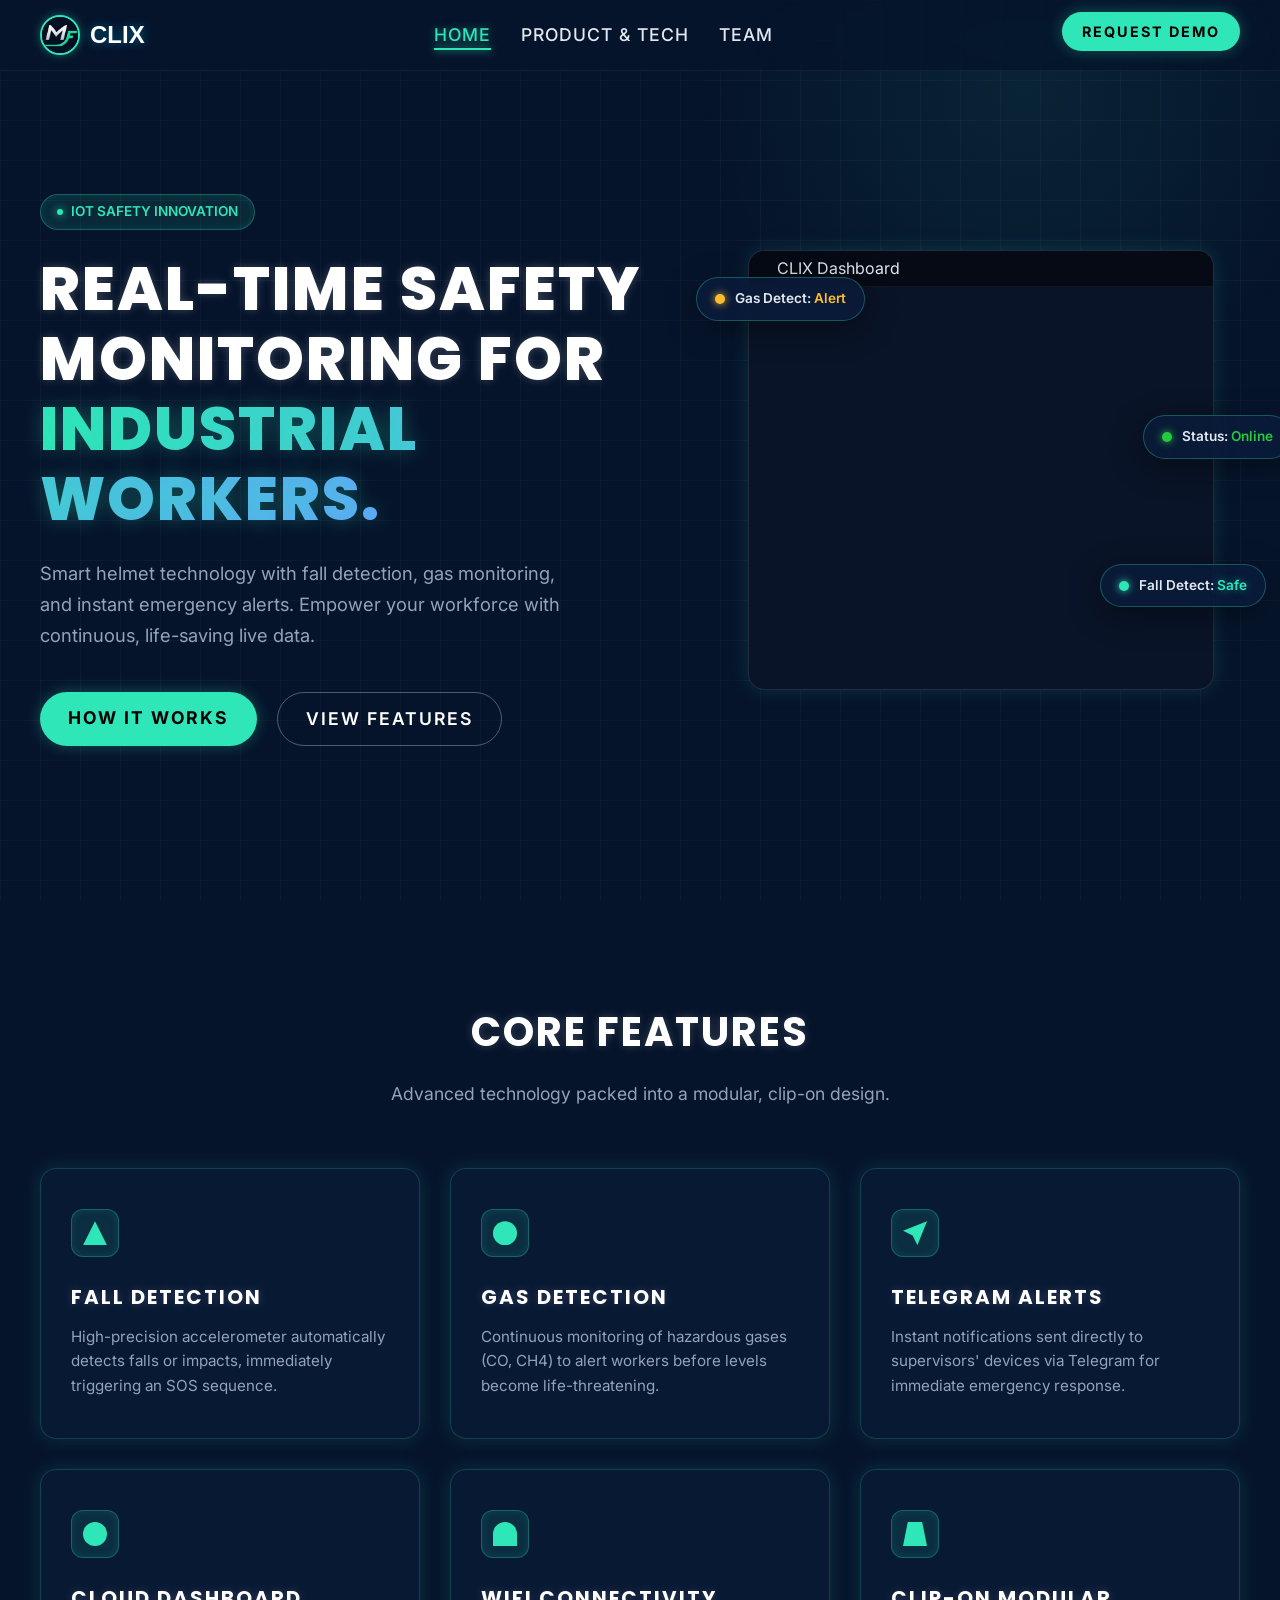
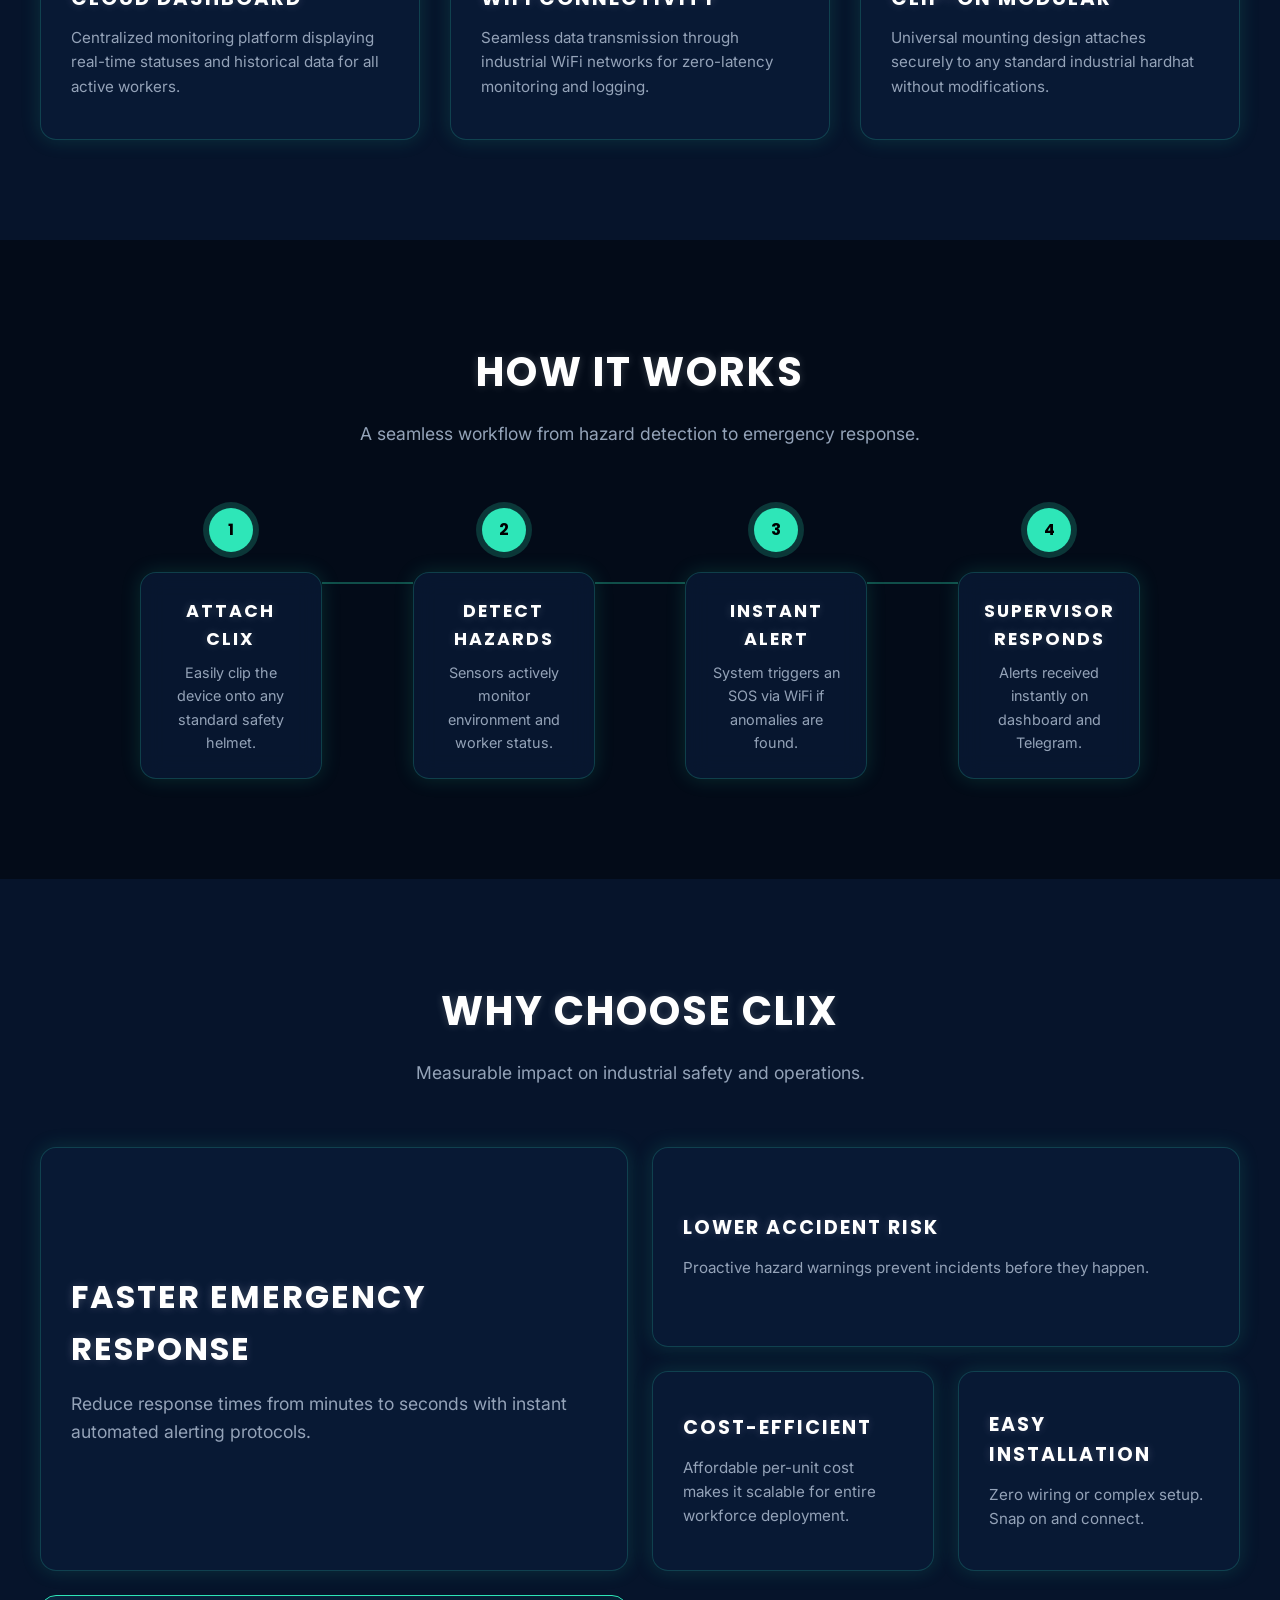
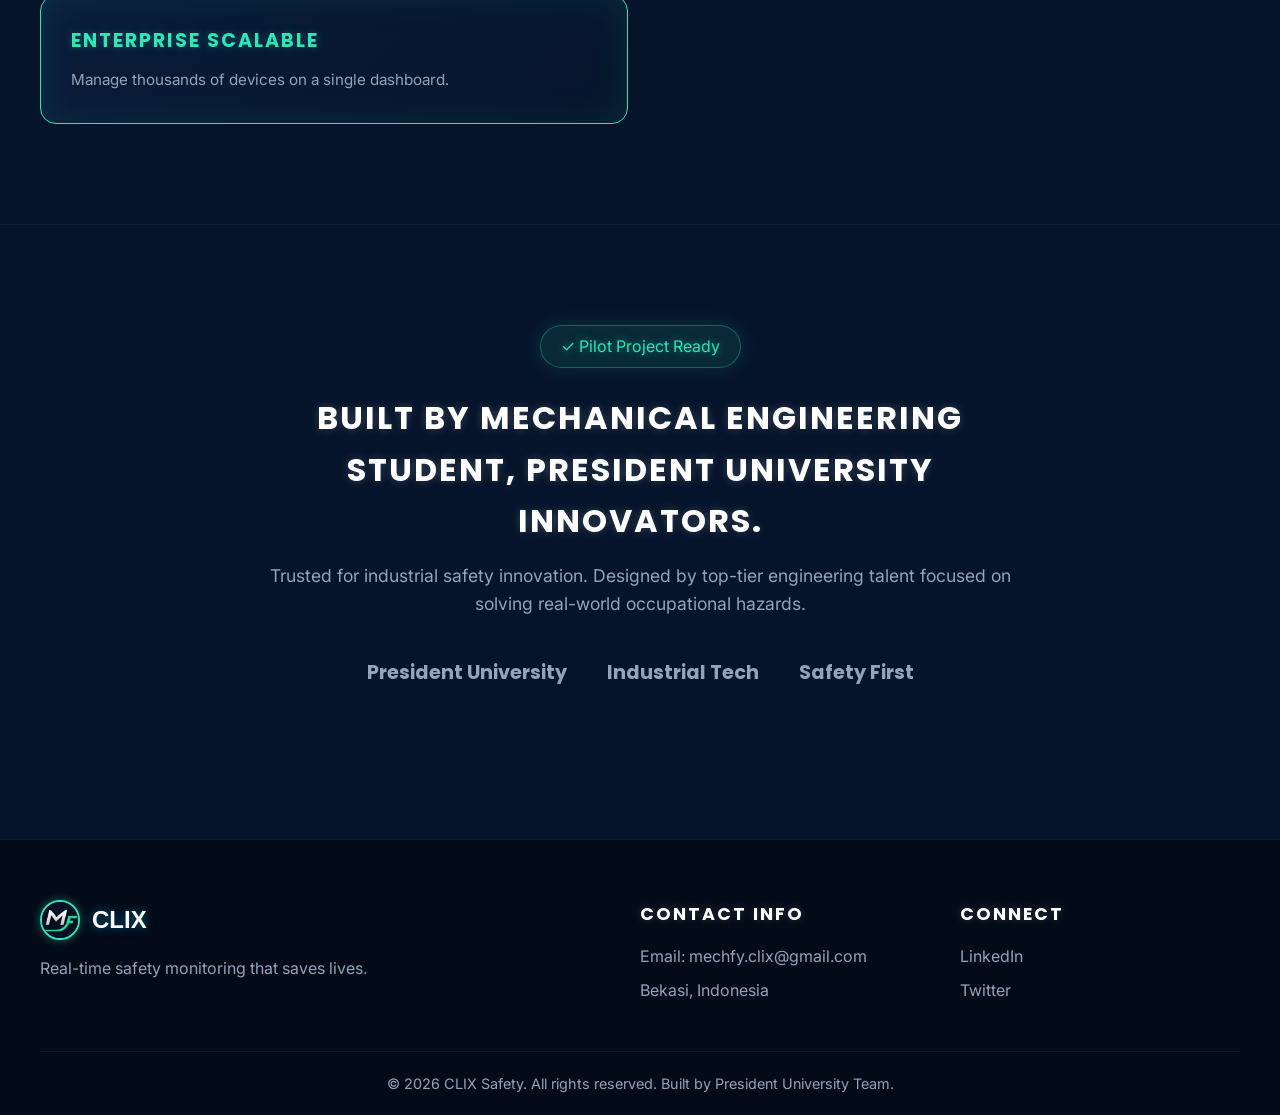
<file: index.html>
<!DOCTYPE html>
<html lang="en">
<head>
    <meta charset="UTF-8">
    <meta name="viewport" content="width=device-width, initial-scale=1.0">
    <title>CLIX - Real-Time Safety Monitoring for Industrial Workers</title>
    <meta name="description" content="Smart helmet technology with fall detection, gas monitoring, and instant emergency alerts.">
    <!-- Using Inter and Poppins for clean, modern SaaS typography -->
    <link href="https://fonts.googleapis.com/css2?family=Poppins:wght@400;500;600;700;800&family=Inter:wght@300;400;500;600;700&display=swap" rel="stylesheet">
    <link rel="stylesheet" href="style.css">
    <link rel="stylesheet" href="dark-brand-theme.css">
    <link rel="icon" type="image/jpeg" href="logo.jpeg?v=2">
    <link rel="shortcut icon" href="logo.jpeg?v=2">
</head>
<body class="fade-in-page">
    <!-- Dark theme ambient background elements -->
    <div class="dark-bg-grid"></div>
    <div class="ambient-glow-dark"></div>

    <nav id="navbar">
        <div class="nav-container">
            <div class="logo">
                <img src="logo.jpeg" alt="MF Logo" class="brand-logo">
                CLIX
            </div>
            <ul class="nav-links">
                <li><a href="index.html" class="nav-link active">Home</a></li>
                <li><a href="product.html" class="nav-link">Product & Tech</a></li>
                <li><a href="team.html" class="nav-link">Team</a></li>
                <li class="mobile-only-btn"><a href="contact.html" class="nav-link text-turq">Request Demo</a></li>
            </ul>
            <div class="nav-actions">
                <a href="contact.html" class="btn btn-primary-dark btn-sm">Request Demo</a>
            </div>
            <div class="menu-toggle" id="mobile-menu">
                <span class="bar"></span>
                <span class="bar"></span>
                <span class="bar"></span>
            </div>
        </div>
    </nav>

    <main class="page-content">
        
        <!-- 1. HERO SECTION -->
        <section id="hero" class="hero-section-dark">
            <div class="hero-container-dark">
                <div class="hero-content fade-in-up">
                    <div class="saas-badge-dark">
                        <span class="pulse-dot-turq"></span> IOT SAFETY INNOVATION
                    </div>
                    <h1 class="hero-title-dark">
                        REAL-TIME SAFETY MONITORING FOR <br>
                        <span class="text-gradient-turq">INDUSTRIAL WORKERS.</span>
                    </h1>
                    <p class="hero-subtitle-dark">
                        Smart helmet technology with fall detection, gas monitoring, and instant emergency alerts. Empower your workforce with continuous, life-saving live data.
                    </p>
                    <div class="cta-group">
                        <a href="#how-it-works" class="btn btn-primary-dark">
                            How it Works
                        </a>
                        <a href="#features" class="btn btn-outline-dark">
                            View Features
                        </a>
                    </div>
                </div>

                <div class="hero-visual-dark fade-in">
                    <!-- Glassmorphism main dashboard mock -->
                    <div class="dashboard-mockup glass-card-dark floating-slow">
                        <div class="mockup-header">
                            <div class="mockup-dots"><span></span><span></span><span></span></div>
                            <div class="mockup-title">CLIX Dashboard</div>
                        </div>
                        <div class="mockup-body">
                            <video src="save 2.mp4" autoplay loop muted playsinline class="mockup-video"></video>
                        </div>
                    </div>
                    
                    <div class="floating-cards-dark">
                        <div class="glass-pill-dark float-1">
                            <div class="pill-icon bg-yellow"></div>
                            <div class="pill-text">Gas Detect: <span class="text-yellow">Alert</span></div>
                        </div>
                        <div class="glass-pill-dark float-2">
                            <div class="pill-icon bg-turq"></div>
                            <div class="pill-text">Fall Detect: <span class="text-turq">Safe</span></div>
                        </div>
                        <div class="glass-pill-dark float-3">
                            <div class="pill-icon bg-green"></div>
                            <div class="pill-text">Status: <span class="text-green">Online</span></div>
                        </div>
                    </div>
                </div>
            </div>
        </section>

        <!-- 2. FEATURES SECTION -->
        <section id="features" class="section-container-dark">
            <div class="section-header-dark fade-in-up">
                <h2 class="section-title-dark">Core Features</h2>
                <p class="section-desc-dark">Advanced technology packed into a modular, clip-on design.</p>
            </div>
            
            <div class="features-grid-dark">
                <!-- Feature Cards -->
                <div class="glass-card-dark feature-card fade-in-up delay-1">
                    <div class="feature-icon icon-fall"></div>
                    <h3>Fall Detection</h3>
                    <p>High-precision accelerometer automatically detects falls or impacts, immediately triggering an SOS sequence.</p>
                </div>
                <div class="glass-card-dark feature-card fade-in-up delay-2">
                    <div class="feature-icon icon-gas"></div>
                    <h3>Gas Detection</h3>
                    <p>Continuous monitoring of hazardous gases (CO, CH4) to alert workers before levels become life-threatening.</p>
                </div>
                <div class="glass-card-dark feature-card fade-in-up delay-3">
                    <div class="feature-icon icon-telegram"></div>
                    <h3>Telegram Alerts</h3>
                    <p>Instant notifications sent directly to supervisors' devices via Telegram for immediate emergency response.</p>
                </div>
                <div class="glass-card-dark feature-card fade-in-up delay-1">
                    <div class="feature-icon icon-cloud"></div>
                    <h3>Cloud Dashboard</h3>
                    <p>Centralized monitoring platform displaying real-time statuses and historical data for all active workers.</p>
                </div>
                <div class="glass-card-dark feature-card fade-in-up delay-2">
                    <div class="feature-icon icon-wifi"></div>
                    <h3>WiFi Connectivity</h3>
                    <p>Seamless data transmission through industrial WiFi networks for zero-latency monitoring and logging.</p>
                </div>
                <div class="glass-card-dark feature-card fade-in-up delay-3">
                    <div class="feature-icon icon-modular"></div>
                    <h3>Clip-On Modular</h3>
                    <p>Universal mounting design attaches securely to any standard industrial hardhat without modifications.</p>
                </div>
            </div>
        </section>

        <!-- 3. HOW IT WORKS -->
        <section id="how-it-works" class="section-container-dark bg-dark-gray">
            <div class="section-header-dark fade-in-up">
                <h2 class="section-title-dark">How It Works</h2>
                <p class="section-desc-dark">A seamless workflow from hazard detection to emergency response.</p>
            </div>

            <div class="flow-container fade-in-up delay-2">
                <div class="flow-step">
                    <div class="step-number">1</div>
                    <div class="glass-card-dark step-card">
                        <h4>Attach CLIX</h4>
                        <p>Easily clip the device onto any standard safety helmet.</p>
                    </div>
                </div>
                <div class="flow-connector"></div>
                <div class="flow-step">
                    <div class="step-number">2</div>
                    <div class="glass-card-dark step-card">
                        <h4>Detect Hazards</h4>
                        <p>Sensors actively monitor environment and worker status.</p>
                    </div>
                </div>
                <div class="flow-connector"></div>
                <div class="flow-step">
                    <div class="step-number">3</div>
                    <div class="glass-card-dark step-card">
                        <h4>Instant Alert</h4>
                        <p>System triggers an SOS via WiFi if anomalies are found.</p>
                    </div>
                </div>
                <div class="flow-connector"></div>
                <div class="flow-step">
                    <div class="step-number">4</div>
                    <div class="glass-card-dark step-card">
                        <h4>Supervisor Responds</h4>
                        <p>Alerts received instantly on dashboard and Telegram.</p>
                    </div>
                </div>
            </div>
        </section>

        <!-- 4. BENEFITS SECTION -->
        <section id="benefits" class="section-container-dark">
            <div class="section-header-dark fade-in-up">
                <h2 class="section-title-dark">Why Choose CLIX</h2>
                <p class="section-desc-dark">Measurable impact on industrial safety and operations.</p>
            </div>

            <div class="benefits-dashboard fade-in-up delay-1">
                <div class="b-card b-main glass-card-dark">
                    <div class="b-icon-large time-icon"></div>
                    <h3>Faster Emergency Response</h3>
                    <p>Reduce response times from minutes to seconds with instant automated alerting protocols.</p>
                </div>
                <div class="b-card b-sub1 glass-card-dark">
                    <h3>Lower Accident Risk</h3>
                    <p>Proactive hazard warnings prevent incidents before they happen.</p>
                </div>
                <div class="b-card b-sub2 glass-card-dark">
                    <h3>Cost-Efficient</h3>
                    <p>Affordable per-unit cost makes it scalable for entire workforce deployment.</p>
                </div>
                <div class="b-card b-sub3 glass-card-dark">
                    <h3>Easy Installation</h3>
                    <p>Zero wiring or complex setup. Snap on and connect.</p>
                </div>
                <div class="b-card b-sub4 glass-card-dark bg-turq-gradient text-white">
                    <h3>Enterprise Scalable</h3>
                    <p>Manage thousands of devices on a single dashboard.</p>
                </div>
            </div>
        </section>

        <!-- 5. SOCIAL PROOF SECTION -->
        <section id="social-proof" class="section-container-dark border-top">
            <div class="proof-content fade-in">
                <div class="proof-badge glass-card-dark">
                    <span class="text-turq font-bold">✓ Pilot Project Ready</span>
                </div>
                <h3 class="proof-title">Built by Mechanical Engineering Student, President University Innovators.</h3>
                <p class="proof-text">Trusted for industrial safety innovation. Designed by top-tier engineering talent focused on solving real-world occupational hazards.</p>
                <div class="trust-logos">
                    <!-- Placeholder for logos -->
                    <div class="logo-placeholder">President University</div>
                    <div class="logo-placeholder">Industrial Tech</div>
                    <div class="logo-placeholder">Safety First</div>
                </div>
            </div>
        </section>

    </main>

    <!-- 7. FOOTER -->
    <footer class="footer-dark">
        <div class="footer-container">
            <div class="footer-brand">
                <div class="logo">
                    <img src="logo.jpeg" alt="MF Logo" class="brand-logo"> CLIX
                </div>
                <p class="footer-tagline">Real-time safety monitoring that saves lives.</p>
            </div>
            <div class="footer-links">
                <h4>Contact Info</h4>
                <p>Email: mechfy.clix@gmail.com</p>
                <p>Bekasi, Indonesia</p>
            </div>
            <div class="footer-social">
                <h4>Connect</h4>
                <a href="#" class="social-link">LinkedIn</a>
                <a href="#" class="social-link">Twitter</a>
            </div>
        </div>
        <div class="footer-bottom">
            <p>&copy; 2026 CLIX Safety. All rights reserved. Built by President University Team.</p>
        </div>
    </footer>

    <script src="script.js"></script>
</body>
</html>
</file>
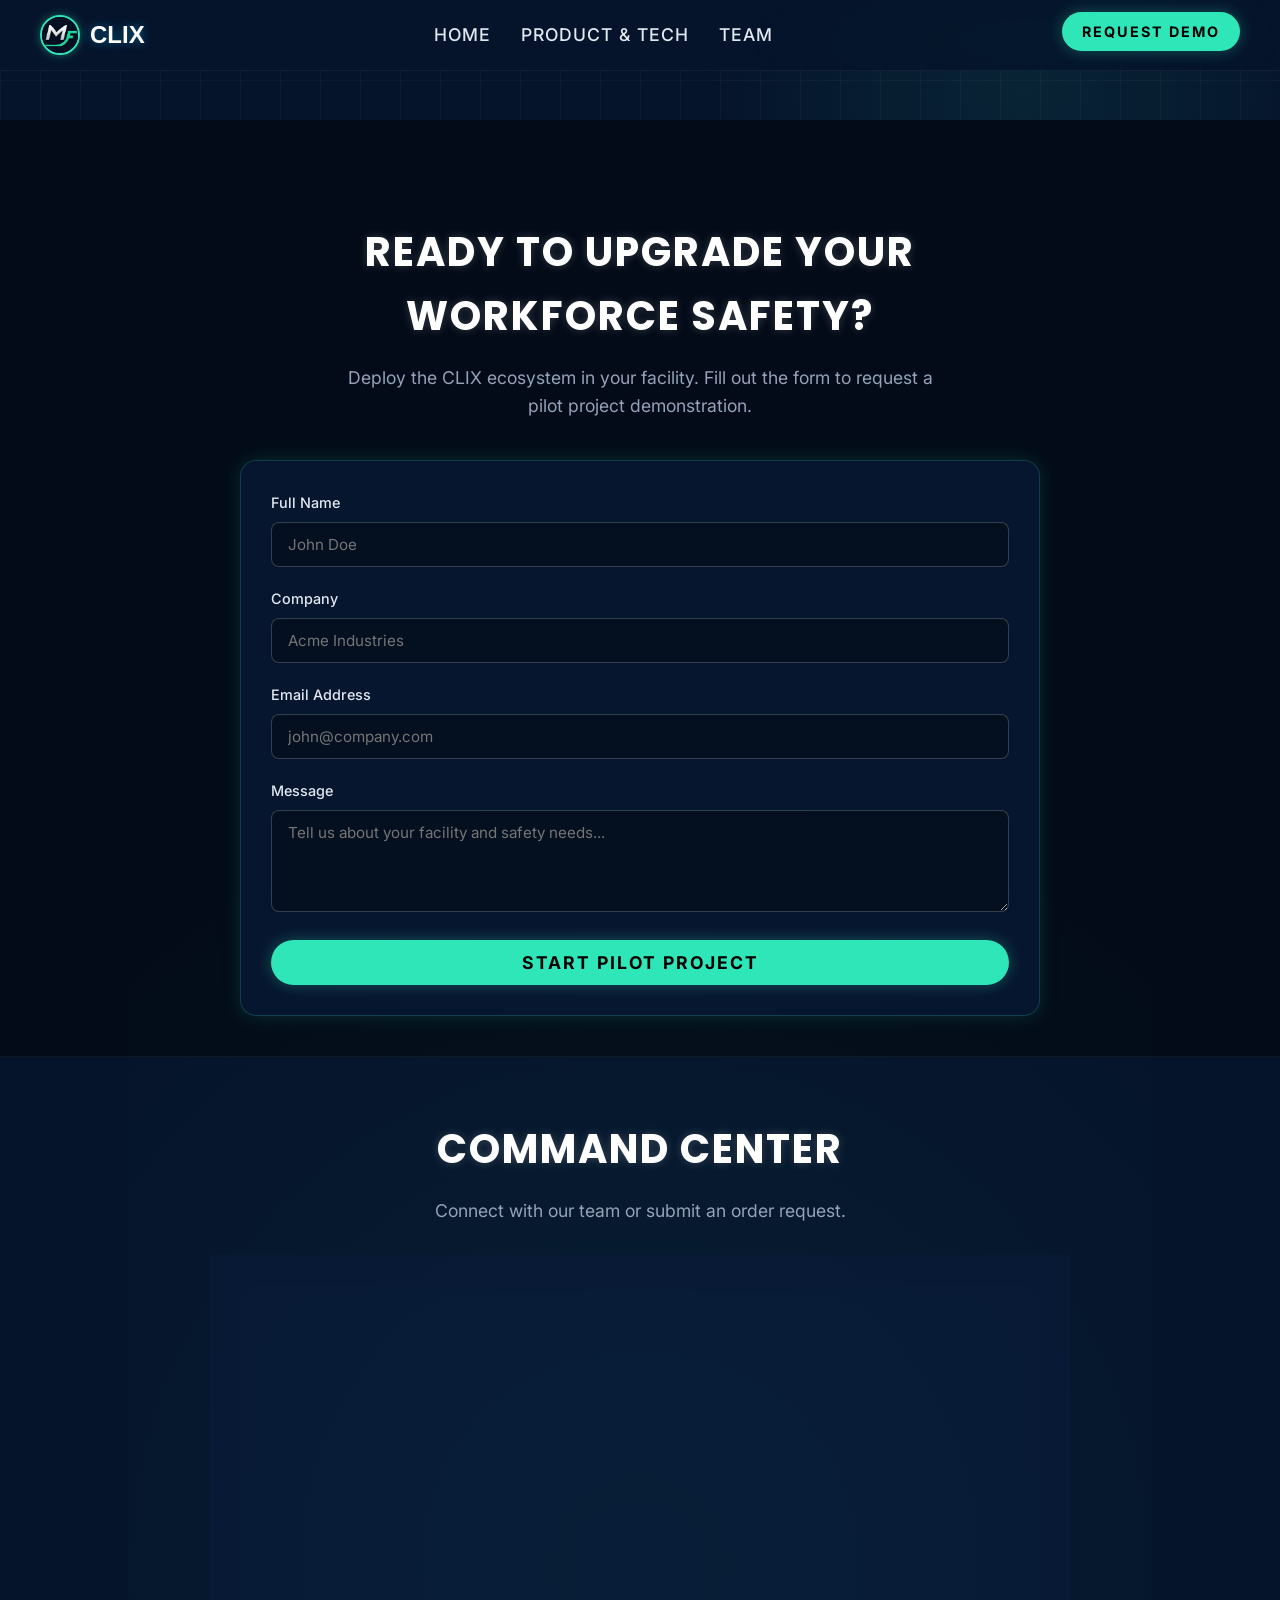
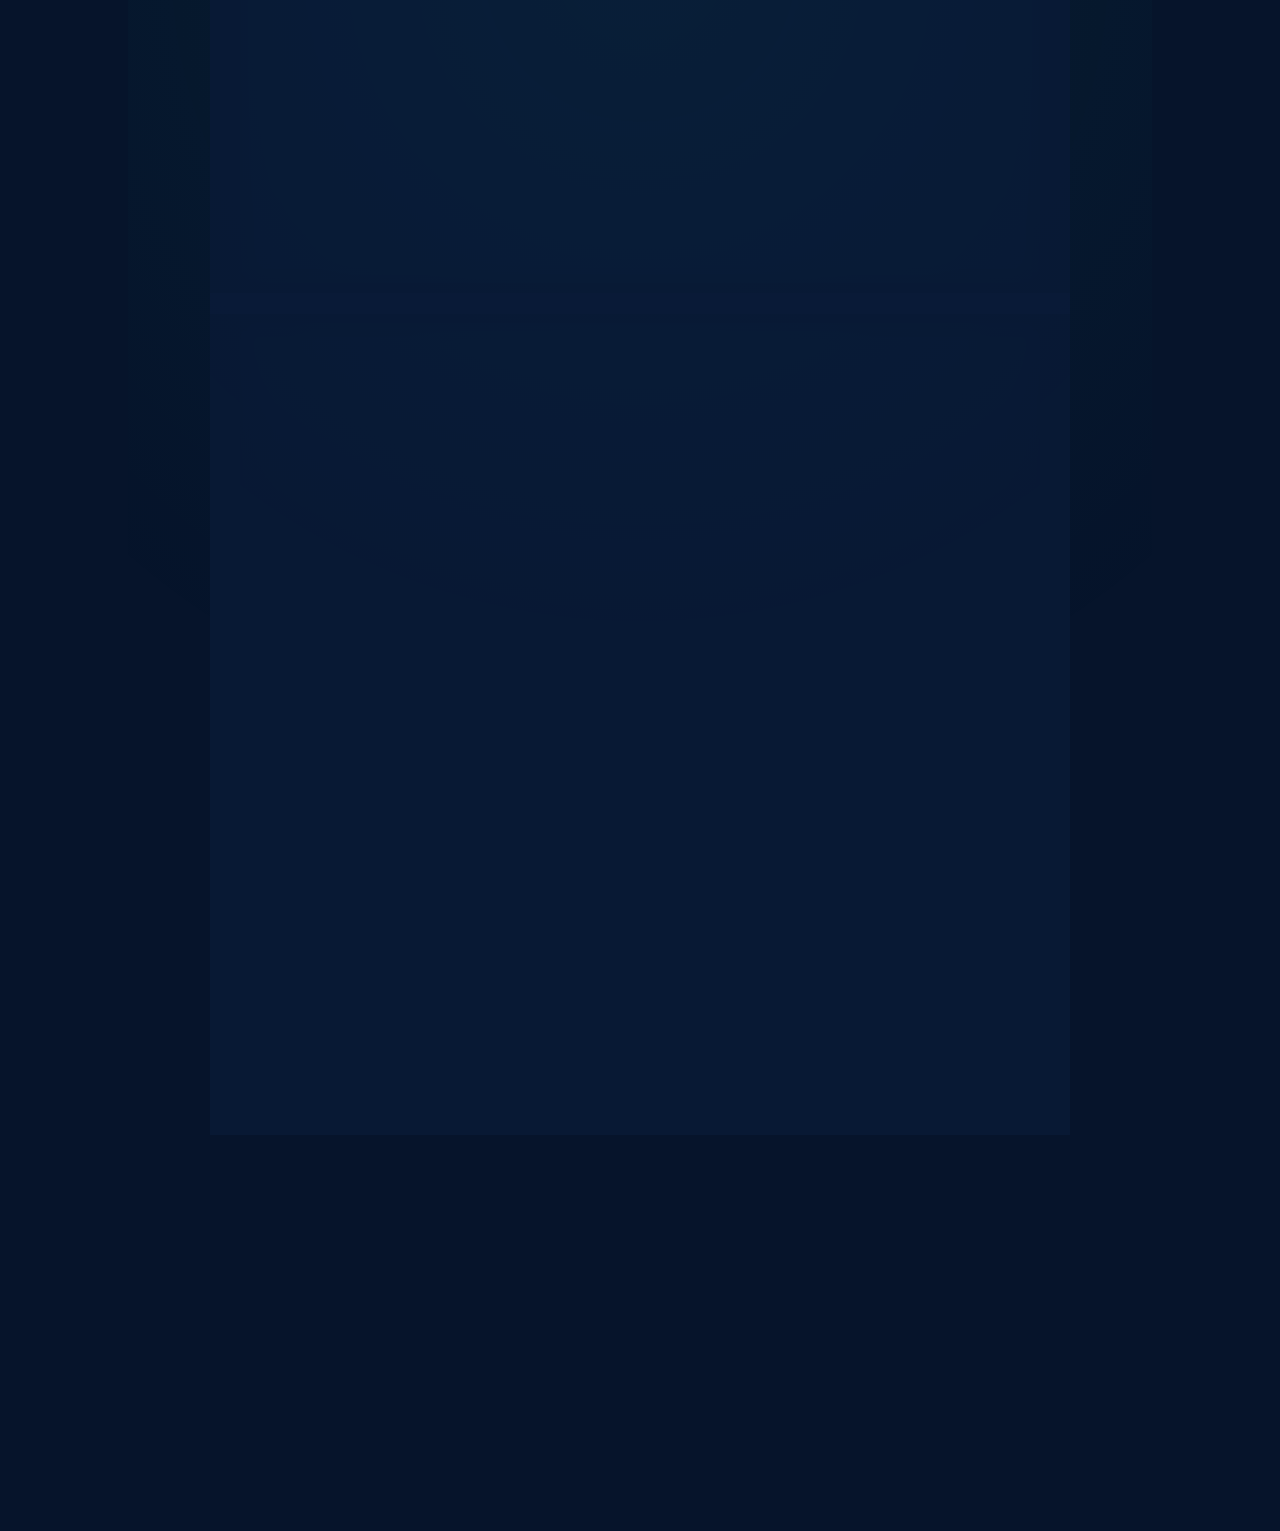
<file: contact.html>
<!DOCTYPE html>
<html lang="en">
<head>
    <meta charset="UTF-8">
    <meta name="viewport" content="width=device-width, initial-scale=1.0">
    <title>CLIX - Command Center</title>
    <meta name="description" content="MECHFY CLIX - Contact our Command Center.">
    <!-- Using Inter and Poppins for clean, modern SaaS typography -->
    <link href="https://fonts.googleapis.com/css2?family=Poppins:wght@400;500;600;700;800&family=Inter:wght@300;400;500;600;700&display=swap" rel="stylesheet">
    <link rel="stylesheet" href="style.css">
    <link rel="stylesheet" href="dark-brand-theme.css">
    <link rel="icon" type="image/jpeg" href="logo.jpeg?v=2">
    <link rel="shortcut icon" href="logo.jpeg?v=2">
</head>
<body class="fade-in-page">
    <div class="dark-bg-grid"></div>
    <div class="ambient-glow-dark"></div>

    <nav id="navbar">
        <div class="nav-container">
            <div class="logo">
                <img src="logo.jpeg" alt="MF Logo" class="brand-logo">
                CLIX
            </div>
            <ul class="nav-links">
                <li><a href="index.html" class="nav-link">Home</a></li>
                <li><a href="product.html" class="nav-link">Product & Tech</a></li>
                <li><a href="team.html" class="nav-link">Team</a></li>
                <li class="mobile-only-btn"><a href="contact.html" class="nav-link text-turq active">Request Demo</a></li>
            </ul>
            <div class="nav-actions">
                <a href="contact.html" class="btn btn-primary-dark btn-sm">Request Demo</a>
            </div>
            <div class="menu-toggle" id="mobile-menu">
                <span class="bar"></span>
                <span class="bar"></span>
                <span class="bar"></span>
            </div>
        </div>
    </nav>

    <main class="page-content standalone-page">
        <!-- Request Demo Section -->
        <section id="demo" class="section-container-dark bg-dark-gray relative" style="padding-bottom: 40px; border-bottom: 1px solid rgba(255,255,255,0.05);">
            <div class="ambient-glow-center"></div>
            <div class="single-column-container" style="display: flex; flex-direction: column; gap: 40px; max-width: 800px; margin: 0 auto;">
                <div class="contact-info fade-in-up" style="text-align: center;">
                    <h2 class="section-title-dark">Ready to upgrade your workforce safety?</h2>
                    <p class="section-desc-dark" style="margin: 0 auto; max-width: 600px;">Deploy the CLIX ecosystem in your facility. Fill out the form to request a pilot project demonstration.</p>
                </div>
                
                <div class="contact-form-wrapper glass-card-dark fade-in-up delay-2">
                    <form class="saas-form">
                        <div class="form-group">
                            <label>Full Name</label>
                            <input type="text" placeholder="John Doe" required>
                        </div>
                        <div class="form-group">
                            <label>Company</label>
                            <input type="text" placeholder="Acme Industries" required>
                        </div>
                        <div class="form-group">
                            <label>Email Address</label>
                            <input type="email" placeholder="john@company.com" required>
                        </div>
                        <div class="form-group">
                            <label>Message</label>
                            <textarea placeholder="Tell us about your facility and safety needs..." rows="4"></textarea>
                        </div>
                        <button type="submit" class="btn btn-primary-dark w-full">Start Pilot Project</button>
                    </form>
                </div>
            </div>
        </section>

        <!-- Command Center Section -->
        <section id="contact" class="section-container-dark" style="padding-top: 60px;">
            <div class="section-header-dark fade-in-up" style="text-align: center;">
                <h2 class="section-title-dark">Command Center</h2>
                <p class="section-desc-dark" style="margin: 0 auto;">Connect with our team or submit an order request.</p>
            </div>
            
            <div class="command-center-container fade-in-up" style="display: flex; flex-direction: column; gap: 40px; max-width: 800px; margin: 0 auto; align-items: stretch;">
                
                <!-- Order Request Form -->
                <div class="form-panel glass-card-dark" style="padding: 40px;">
                    <div class="form-header" style="margin-bottom: 30px; text-align: center;">
                        <h3 style="font-family: 'Poppins', sans-serif; font-size: 1.5rem; margin-bottom: 5px; color: var(--text-white);">Order Request Form</h3>
                        <p style="color: var(--text-gray); font-size: 0.95rem;">Secure uplink ready. Enter your order details below.</p>
                    </div>
                    
                    <form id="contact-form" class="saas-form">
                        <div class="form-group">
                            <label for="name">Operator Identification</label>
                            <input type="text" id="name" name="name" placeholder="Enter Full Name" required>
                        </div>
                        
                        <div class="form-group">
                            <label for="email">Return Signal (Email)</label>
                            <input type="email" id="email" name="email" placeholder="Enter Comms Address" required>
                        </div>
                        
                        <div class="form-group">
                            <label for="message">Order Details</label>
                            <textarea id="message" name="message" rows="5" placeholder="Enter quantity and specific requirements..." required></textarea>
                        </div>
                        
                        <div class="form-actions" style="margin-top: 30px;">
                            <button type="submit" class="btn btn-primary-dark submit-btn w-full">
                                Submit Order
                            </button>
                            <div class="system-msg" id="form-msg" style="text-align: center; margin-top: 15px; font-weight: 500;"></div>
                        </div>
                    </form>
                </div>

                <!-- HQ Active -->
                <div class="info-panel glass-card-dark" style="padding: 30px;">
                    <div class="panel-header" style="display: flex; align-items: center; justify-content: center; gap: 10px; margin-bottom: 30px;">
                        <div class="blinking-dot" style="width: 10px; height: 10px; background: var(--status-red); border-radius: 50%; box-shadow: 0 0 10px rgba(239, 68, 68, 0.5); animation: blink 1.5s infinite alternate;"></div>
                        <h2 class="panel-title" style="font-family: 'Poppins', sans-serif; font-size: 1.2rem; margin: 0; color: var(--text-white);">HQ ACTIVE</h2>
                    </div>
                    
                    <div class="contact-section" style="margin-bottom: 25px; display: flex; flex-direction: column; align-items: center;">
                        <h4 class="text-turq" style="font-family: 'Poppins', sans-serif; font-size: 0.9rem; text-transform: uppercase; letter-spacing: 1px; margin-bottom: 15px;">System Directors</h4>
                        <div style="display: grid; grid-template-columns: 100px 1fr; gap: 8px 15px; text-align: left; color: var(--text-white);">
                            <strong style="color: var(--text-silver);">CEO</strong> <span>Aryo Bayu Kembara</span>
                            <strong style="color: var(--text-silver);">Director</strong> <span>Najwa Aufi</span>
                            <strong style="color: var(--text-silver);">Marketing</strong> <span>Nathania Calista</span>
                        </div>
                    </div>
                    
                    <div class="divider" style="height: 1px; background: rgba(255,255,255,0.1); margin: 25px 0;"></div>
                    
                    <div class="contact-section" style="margin-bottom: 25px; display: flex; flex-direction: column; align-items: center;">
                        <h4 class="text-turq" style="font-family: 'Poppins', sans-serif; font-size: 0.9rem; text-transform: uppercase; letter-spacing: 1px; margin-bottom: 15px;">Communications</h4>
                        <p class="data-value" style="text-align: center;"><a href="mailto:mechfy.clix@gmail.com" style="color: var(--text-white); text-decoration: none; font-weight: 500; font-size: 1.05rem;">mechfy.clix@gmail.com</a></p>
                    </div>
                    
                    <div class="divider" style="height: 1px; background: rgba(255,255,255,0.1); margin: 25px 0;"></div>
                    
                    <div class="contact-section" style="display: flex; flex-direction: column; align-items: center;">
                        <h4 class="text-turq" style="font-family: 'Poppins', sans-serif; font-size: 0.9rem; text-transform: uppercase; letter-spacing: 1px; margin-bottom: 15px;">System Location</h4>
                        <p class="data-value address-text" style="color: var(--text-silver); font-size: 0.95rem; line-height: 1.6; margin-bottom: 25px; text-align: center; max-width: 300px;">
                            President University Main Campus<br>
                            Jl. Ki Hajar Dewantara, Kota Jababeka<br>
                            Cikarang Baru, Bekasi 17550<br>
                            Indonesia
                        </p>
                        <div class="map-container" style="border-radius: 12px; overflow: hidden; border: 1px solid rgba(46, 230, 184, 0.2); width: 100%;">
                            <iframe src="https://www.google.com/maps/embed?pb=!1m18!1m12!1m3!1d3965.7533031023774!2d107.16817117581177!3d-6.296120593693246!2m3!1f0!2f0!3f0!3m2!1i1024!2i768!4f13.1!3m3!1m2!1s0x2e6984cb26e2e4cd%3A0x8e820cfd4a0fc3f0!2sPresident%20University!5e0!3m2!1sen!2sid!4v1700000000000!5m2!1sen!2sid" width="100%" height="400" style="border:0;" allowfullscreen="" loading="lazy" referrerpolicy="no-referrer-when-downgrade"></iframe>
                        </div>
                    </div>
                </div>
                
            </div>
        </section>
    </main>

    <footer class="footer-dark">
        <div class="footer-container">
            <div class="footer-brand">
                <div class="logo">
                    <img src="logo.jpeg" alt="MF Logo" class="brand-logo"> CLIX
                </div>
                <p class="footer-tagline">Real-time safety monitoring that saves lives.</p>
            </div>
            <div class="footer-links">
                <h4>Contact Info</h4>
                <p>Email: mechfy.clix@gmail.com</p>
                <p>Bekasi, Indonesia</p>
            </div>
            <div class="footer-social">
                <h4>Connect</h4>
                <a href="#" class="social-link">LinkedIn</a>
                <a href="#" class="social-link">Twitter</a>
            </div>
        </div>
        <div class="footer-bottom">
            <p>&copy; 2026 CLIX Safety. All rights reserved. Built by President University Team.</p>
        </div>
    </footer>

    <script src="script.js"></script>
</body>
</html>
</file>
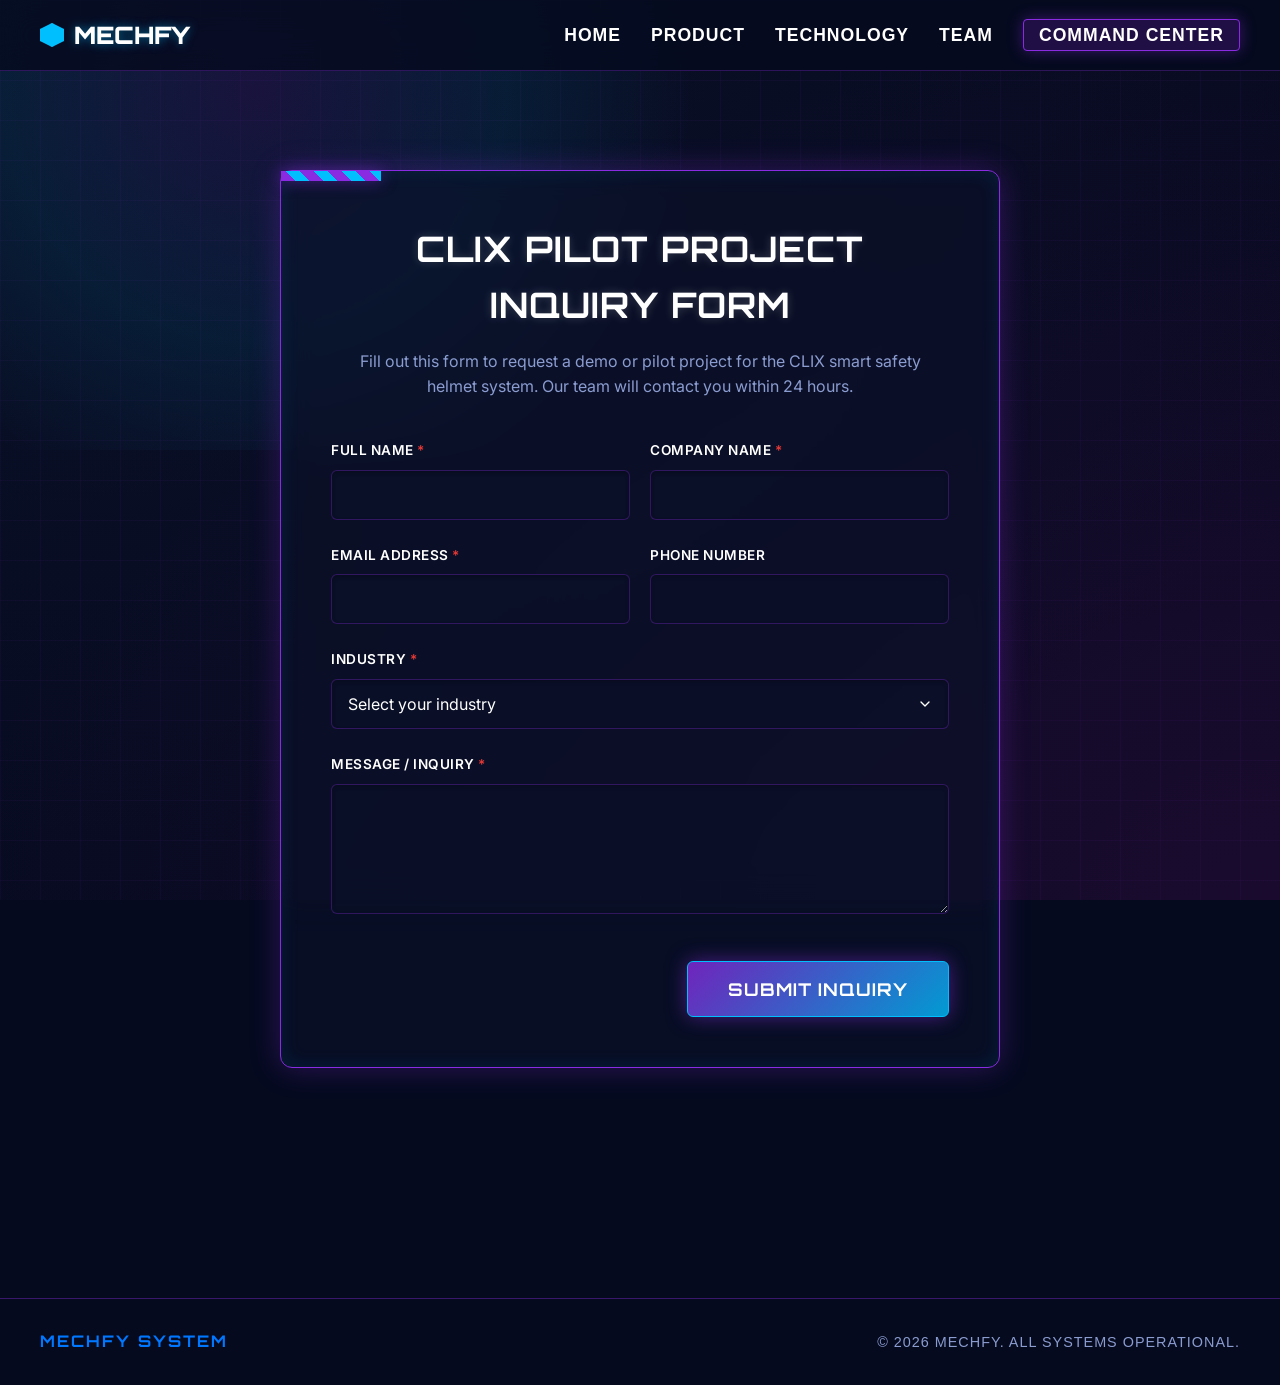
<file: pilot.html>
<!DOCTYPE html>
<html lang="en">
<head>
    <meta charset="UTF-8">
    <meta name="viewport" content="width=device-width, initial-scale=1.0">
    <title>CLIX Pilot Project Inquiry Form</title>
    <meta name="description" content="Request a demo or pilot project for the CLIX smart safety helmet system.">
    <link href="https://fonts.googleapis.com/css2?family=Orbitron:wght@500;700;900&family=Inter:wght@400;500;600;700&display=swap" rel="stylesheet">
    <link rel="stylesheet" href="style.css">
</head>
<body class="fade-in-page">
    <div class="cyber-grid"></div>
    <div class="background-glow"></div>

    <nav id="navbar">
        <div class="nav-container">
            <div class="logo">
                <span class="logo-icon"></span>
                MECHFY
            </div>
            <ul class="nav-links">
                <li><a href="index.html" class="nav-link">Home</a></li>
                <li><a href="product.html" class="nav-link">Product</a></li>
                <li><a href="technology.html" class="nav-link">Technology</a></li>
                <li><a href="team.html" class="nav-link">Team</a></li>
                <li><a href="contact.html" class="nav-contact">Command Center</a></li>
            </ul>
            <div class="menu-toggle" id="mobile-menu">
                <span class="bar"></span>
                <span class="bar"></span>
                <span class="bar"></span>
            </div>
        </div>
    </nav>

    <main class="page-content standalone-page">
        <section class="section-container" style="max-width: 800px; padding-top: 50px;">
            <div class="industrial-form-wrapper fade-in-up">
                
                <div class="industrial-header">
                    <div class="safety-stripe"></div>
                    <h1 class="industrial-title">CLIX Pilot Project Inquiry Form</h1>
                    <p class="industrial-subtitle">Fill out this form to request a demo or pilot project for the CLIX smart safety helmet system. Our team will contact you within 24 hours.</p>
                </div>

                <form action="https://formsubmit.co/contact@clix.id" method="POST" class="industrial-form">
                    
                    <!-- FormSubmit Configuration -->
                    <input type="hidden" name="_subject" value="New CLIX Lead">
                    <input type="hidden" name="_template" value="table">
                    <!-- URL must be absolute for _next, but for testing locally we can't use local file path. 
                         If deployed, it should point to the hosted thank-you.html. We'll leave it as relative, though FormSubmit prefers absolute. 
                         Actually, we can use JS to set it or just let FormSubmit use its default if relative fails. -->
                    <input type="hidden" name="_next" id="next-url" value="">
                    
                    <!-- Autoresponse config -->
                    <input type="hidden" name="_autoresponse" value="Hi {Full Name}, Thank you for reaching out to CLIX. We have received your inquiry and our team will get back to you within 24 hours. Best regards, CLIX Team">
                    
                    <!-- Webhook for Google Sheets (Zapier/Make) - user to configure -->
                    <!-- <input type="hidden" name="_webhook" value="YOUR_ZAPIER_WEBHOOK_URL"> -->

                    <div class="form-row">
                        <div class="form-group half">
                            <label for="full-name">Full Name <span class="required">*</span></label>
                            <input type="text" id="full-name" name="Full Name" required>
                        </div>
                        <div class="form-group half">
                            <label for="company-name">Company Name <span class="required">*</span></label>
                            <input type="text" id="company-name" name="Company Name" required>
                        </div>
                    </div>

                    <div class="form-row">
                        <div class="form-group half">
                            <label for="email">Email Address <span class="required">*</span></label>
                            <input type="email" id="email" name="email" required>
                        </div>
                        <div class="form-group half">
                            <label for="phone">Phone Number</label>
                            <input type="tel" id="phone" name="Phone Number">
                        </div>
                    </div>

                    <div class="form-group">
                        <label for="industry">Industry <span class="required">*</span></label>
                        <div class="select-wrapper">
                            <select id="industry" name="Industry" required>
                                <option value="" disabled selected>Select your industry</option>
                                <option value="Construction">Construction</option>
                                <option value="Mining">Mining</option>
                                <option value="Manufacturing">Manufacturing</option>
                                <option value="Oil & Gas">Oil & Gas</option>
                                <option value="Others">Others</option>
                            </select>
                        </div>
                    </div>

                    <div class="form-group">
                        <label for="message">Message / Inquiry <span class="required">*</span></label>
                        <textarea id="message" name="Message" rows="5" required></textarea>
                    </div>

                    <div class="form-actions-industrial">
                        <button type="submit" class="btn-industrial">
                            Submit Inquiry
                        </button>
                    </div>
                </form>
            </div>
        </section>
    </main>

    <footer>
        <div class="footer-content">
            <div class="footer-logo">MECHFY SYSTEM</div>
            <div class="footer-copy">&copy; 2026 MECHFY. ALL SYSTEMS OPERATIONAL.</div>
        </div>
    </footer>

    <script src="script.js"></script>
    <script>
        // Set the _next url dynamically to work on any domain
        document.addEventListener('DOMContentLoaded', () => {
            const nextUrlInput = document.getElementById('next-url');
            if (nextUrlInput) {
                // Get current origin and path, replace filename with thank-you.html
                const currentUrl = window.location.href;
                const basePath = currentUrl.substring(0, currentUrl.lastIndexOf('/'));
                nextUrlInput.value = basePath + '/thank-you.html';
            }
        });
    </script>
</body>
</html>
</file>
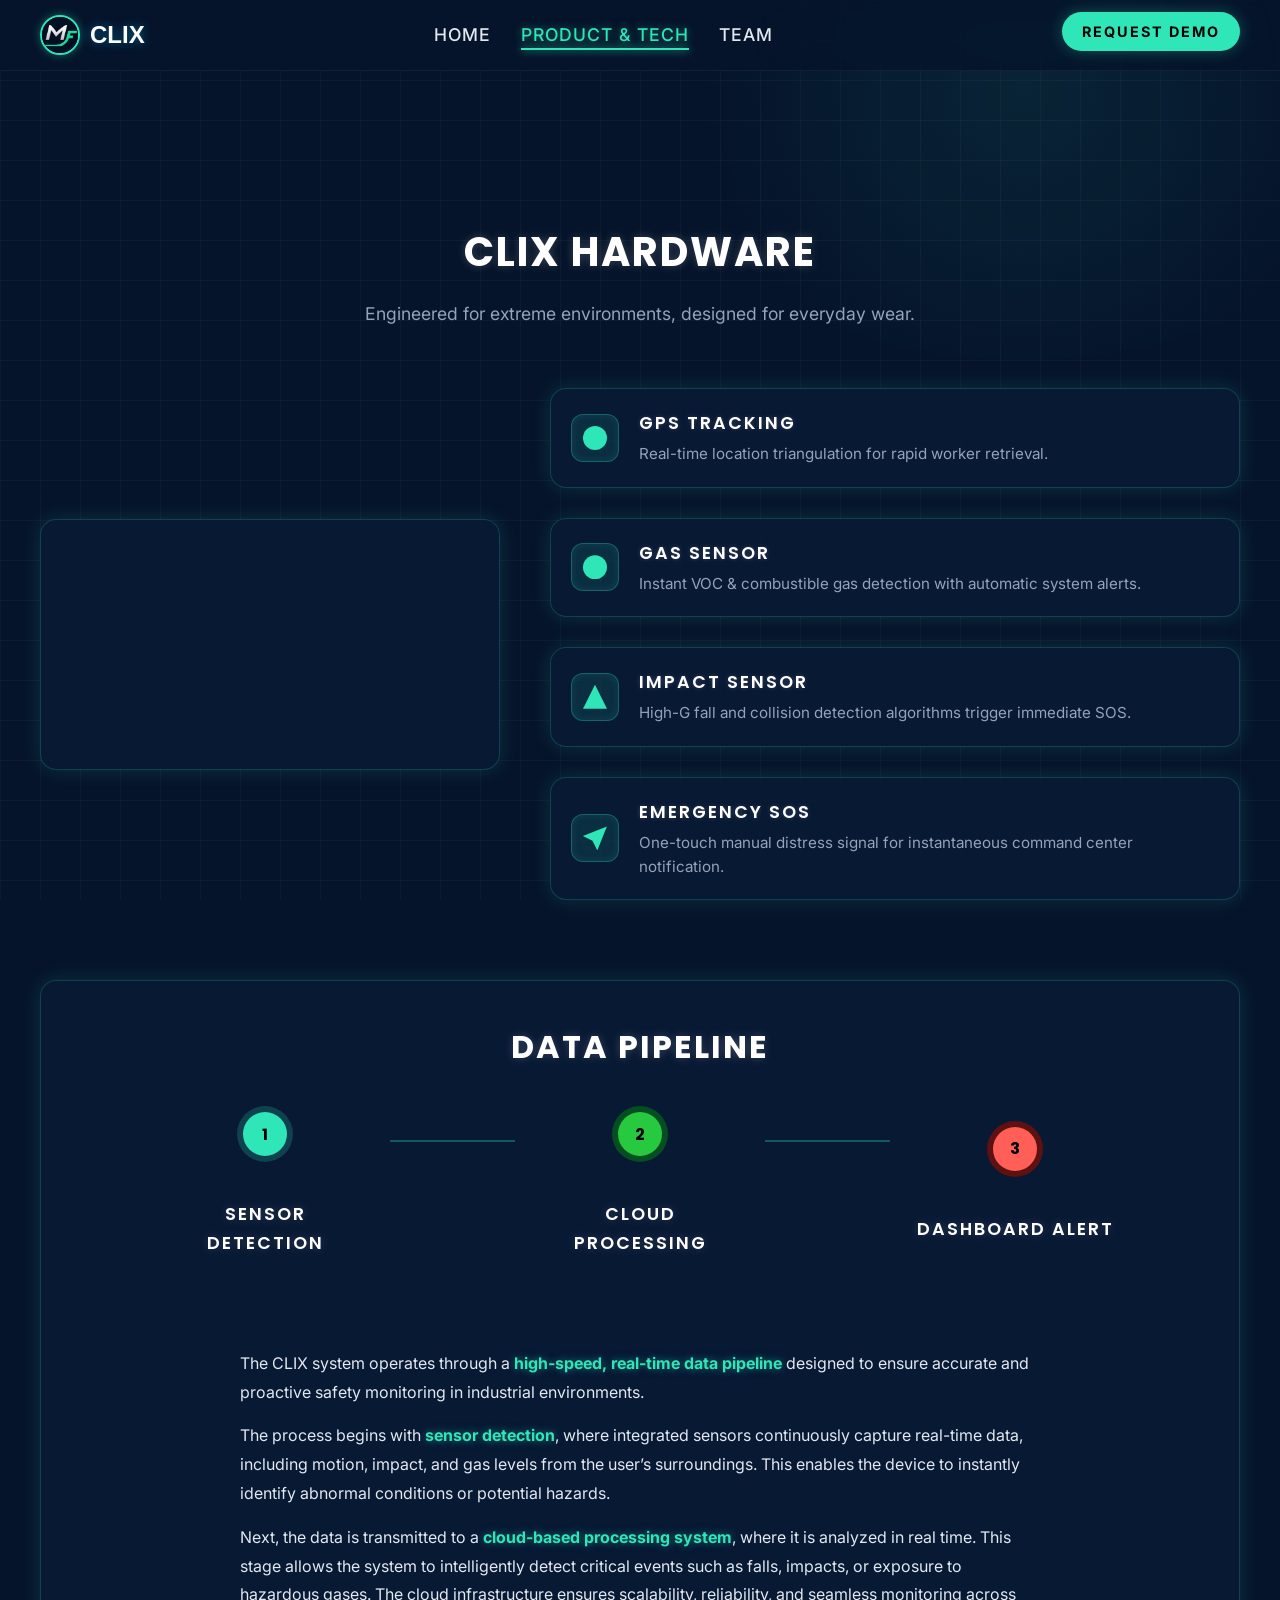
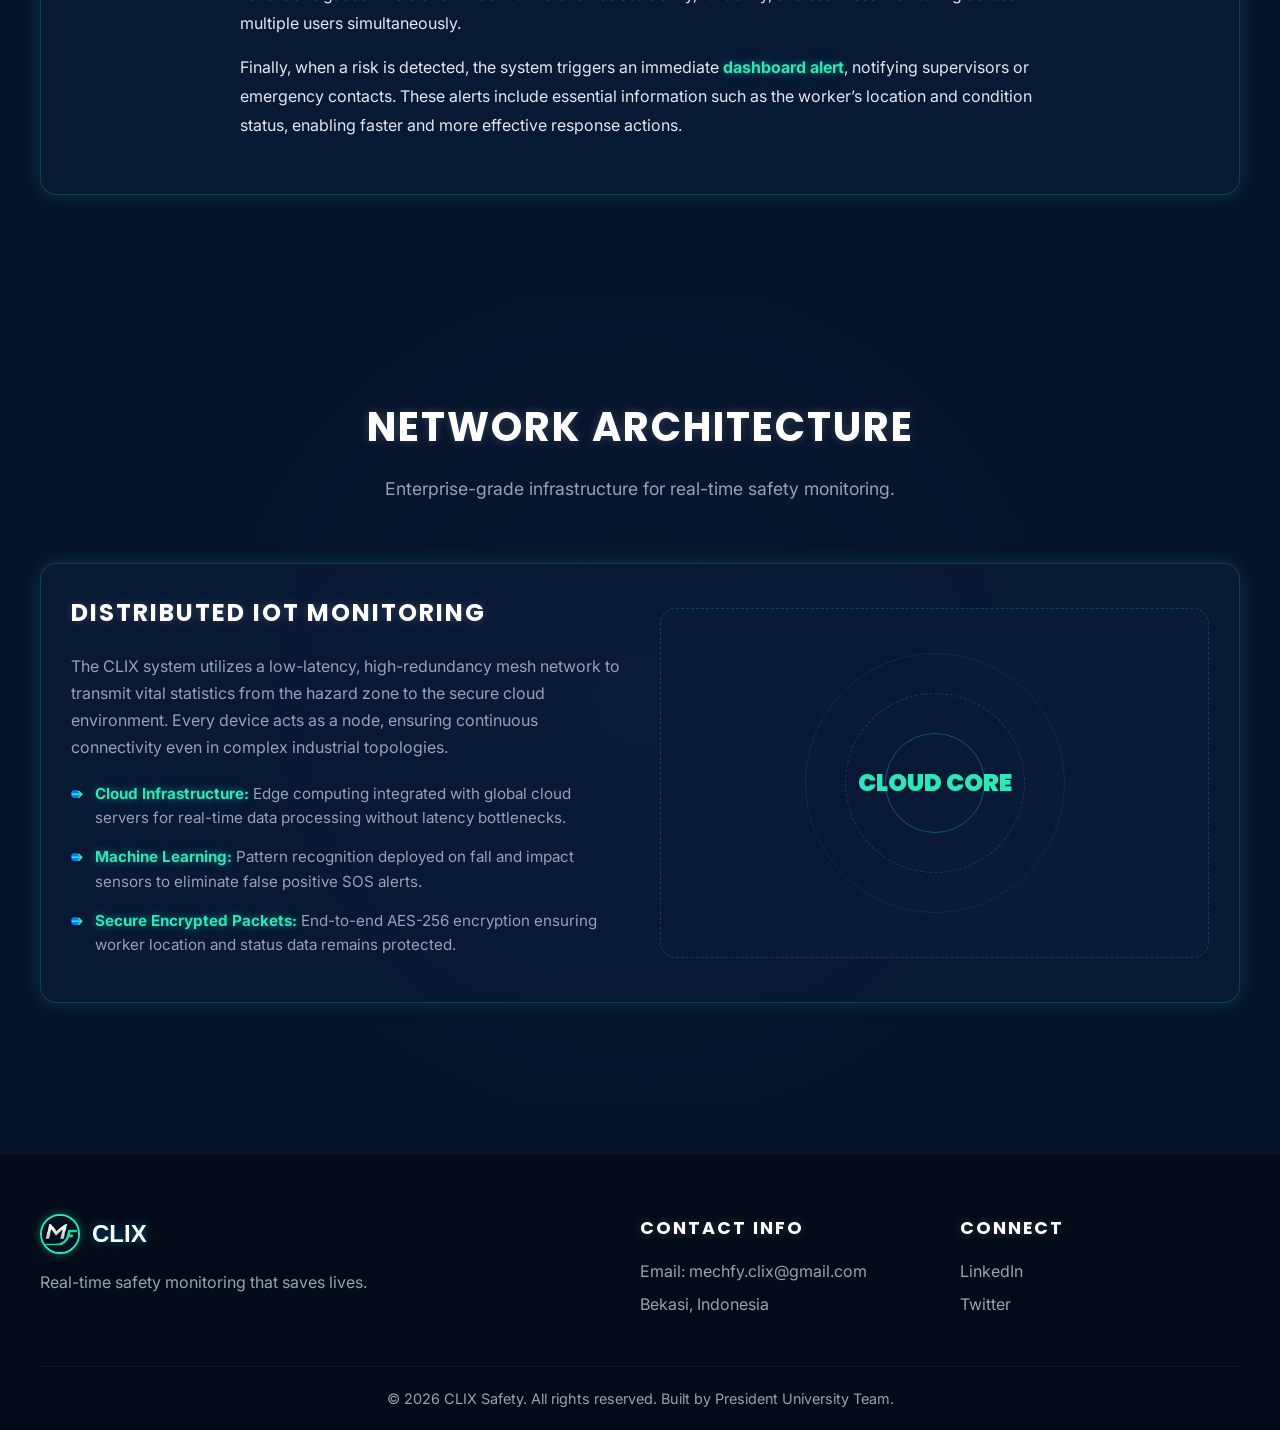
<file: product.html>
<!DOCTYPE html>
<html lang="en">
<head>
    <meta charset="UTF-8">
    <meta name="viewport" content="width=device-width, initial-scale=1.0">
    <title>CLIX - Hardware Product</title>
    <meta name="description" content="MECHFY CLIX - Hardware features and data pipeline.">
    <!-- Using Inter and Poppins for clean, modern SaaS typography -->
    <link href="https://fonts.googleapis.com/css2?family=Poppins:wght@400;500;600;700;800&family=Inter:wght@300;400;500;600;700&display=swap" rel="stylesheet">
    <link rel="stylesheet" href="style.css">
    <link rel="stylesheet" href="dark-brand-theme.css">
    <link rel="icon" type="image/jpeg" href="logo.jpeg?v=2">
    <link rel="shortcut icon" href="logo.jpeg?v=2">
</head>
<body class="fade-in-page">
    <div class="dark-bg-grid"></div>
    <div class="ambient-glow-dark"></div>

    <nav id="navbar">
        <div class="nav-container">
            <div class="logo">
                <img src="logo.jpeg" alt="MF Logo" class="brand-logo">
                CLIX
            </div>
            <ul class="nav-links">
                <li><a href="index.html" class="nav-link">Home</a></li>
                <li><a href="product.html" class="nav-link active">Product & Tech</a></li>
                <li><a href="team.html" class="nav-link">Team</a></li>
                <li class="mobile-only-btn"><a href="contact.html" class="nav-link text-turq">Request Demo</a></li>
            </ul>
            <div class="nav-actions">
                <a href="contact.html" class="btn btn-primary-dark btn-sm">Request Demo</a>
            </div>
            <div class="menu-toggle" id="mobile-menu">
                <span class="bar"></span>
                <span class="bar"></span>
                <span class="bar"></span>
            </div>
        </div>
    </nav>

    <main class="page-content standalone-page">
        <section id="product" class="section-container-dark">
            <div class="section-header-dark fade-in-up">
                <h2 class="section-title-dark">CLIX Hardware</h2>
                <p class="section-desc-dark">Engineered for extreme environments, designed for everyday wear.</p>
            </div>

            <div class="product-layout" style="margin-top: 40px; display: grid; grid-template-columns: 1fr 1.5fr; gap: 50px; align-items: center;">
                <div class="product-display fade-in-up glass-card-dark" style="padding: 20px; text-align: center;">
                    <video src="save%202.mp4" autoplay loop muted playsinline class="product-closeup" style="width: 100%; border-radius: 12px;"></video>
                </div>
                
                <div class="features-grid-dark" style="grid-template-columns: 1fr;">
                    <div class="glass-card-dark feature-item fade-in-up delay-1" style="display: flex; gap: 20px; align-items: center; padding: 20px;">
                        <div class="feature-icon icon-cloud" style="margin-bottom: 0;"></div>
                        <div class="feature-content">
                            <h4 style="font-size: 1.1rem; font-family: 'Poppins', sans-serif; font-weight: 600; margin-bottom: 5px;">GPS Tracking</h4>
                            <p style="color: var(--text-gray); font-size: 0.95rem;">Real-time location triangulation for rapid worker retrieval.</p>
                        </div>
                    </div>
                    <div class="glass-card-dark feature-item fade-in-up delay-2" style="display: flex; gap: 20px; align-items: center; padding: 20px;">
                        <div class="feature-icon icon-gas" style="margin-bottom: 0;"></div>
                        <div class="feature-content">
                            <h4 style="font-size: 1.1rem; font-family: 'Poppins', sans-serif; font-weight: 600; margin-bottom: 5px;">Gas Sensor</h4>
                            <p style="color: var(--text-gray); font-size: 0.95rem;">Instant VOC & combustible gas detection with automatic system alerts.</p>
                        </div>
                    </div>
                    <div class="glass-card-dark feature-item fade-in-up delay-3" style="display: flex; gap: 20px; align-items: center; padding: 20px;">
                        <div class="feature-icon icon-fall" style="margin-bottom: 0;"></div>
                        <div class="feature-content">
                            <h4 style="font-size: 1.1rem; font-family: 'Poppins', sans-serif; font-weight: 600; margin-bottom: 5px;">Impact Sensor</h4>
                            <p style="color: var(--text-gray); font-size: 0.95rem;">High-G fall and collision detection algorithms trigger immediate SOS.</p>
                        </div>
                    </div>
                    <div class="glass-card-dark feature-item fade-in-up delay-4" style="display: flex; gap: 20px; align-items: center; padding: 20px;">
                        <div class="feature-icon icon-telegram" style="margin-bottom: 0;"></div>
                        <div class="feature-content">
                            <h4 style="font-size: 1.1rem; font-family: 'Poppins', sans-serif; font-weight: 600; margin-bottom: 5px;">Emergency SOS</h4>
                            <p style="color: var(--text-gray); font-size: 0.95rem;">One-touch manual distress signal for instantaneous command center notification.</p>
                        </div>
                    </div>
                </div>
            </div>
            
            <div class="how-it-works glass-card-dark fade-in-up delay-2" style="margin-top: 80px; padding: 40px;">
                <h3 class="section-title-dark" style="text-align: center; margin-bottom: 40px; font-size: 2rem;">Data Pipeline</h3>
                
                <div class="flow-container">
                    <div class="flow-step">
                        <div class="step-number">1</div>
                        <div class="step-card">
                            <h4 style="font-family: 'Poppins', sans-serif; font-weight: 600; color: var(--text-white);">Sensor Detection</h4>
                        </div>
                    </div>
                    <div class="flow-connector"></div>
                    <div class="flow-step">
                        <div class="step-number" style="background: var(--status-green); box-shadow: 0 0 0 6px #034f21;">2</div>
                        <div class="step-card">
                            <h4 style="font-family: 'Poppins', sans-serif; font-weight: 600; color: var(--text-white);">Cloud Processing</h4>
                        </div>
                    </div>
                    <div class="flow-connector"></div>
                    <div class="flow-step">
                        <div class="step-number" style="background: var(--status-red); box-shadow: 0 0 0 6px #5e1111;">3</div>
                        <div class="step-card">
                            <h4 style="font-family: 'Poppins', sans-serif; font-weight: 600; color: var(--text-white);">Dashboard Alert</h4>
                        </div>
                    </div>
                </div>
                
                <div class="pipeline-description" style="margin-top: 60px; max-width: 800px; margin-left: auto; margin-right: auto; text-align: left;">
                    <p style="margin-bottom: 15px; color: var(--text-silver); line-height: 1.8;">The CLIX system operates through a <strong class="text-turq">high-speed, real-time data pipeline</strong> designed to ensure accurate and proactive safety monitoring in industrial environments.</p>
                    <p style="margin-bottom: 15px; color: var(--text-silver); line-height: 1.8;">The process begins with <strong class="text-turq">sensor detection</strong>, where integrated sensors continuously capture real-time data, including motion, impact, and gas levels from the user’s surroundings. This enables the device to instantly identify abnormal conditions or potential hazards.</p>
                    <p style="margin-bottom: 15px; color: var(--text-silver); line-height: 1.8;">Next, the data is transmitted to a <strong class="text-turq">cloud-based processing system</strong>, where it is analyzed in real time. This stage allows the system to intelligently detect critical events such as falls, impacts, or exposure to hazardous gases. The cloud infrastructure ensures scalability, reliability, and seamless monitoring across multiple users simultaneously.</p>
                    <p style="margin-bottom: 15px; color: var(--text-silver); line-height: 1.8;">Finally, when a risk is detected, the system triggers an immediate <strong class="text-turq">dashboard alert</strong>, notifying supervisors or emergency contacts. These alerts include essential information such as the worker’s location and condition status, enabling faster and more effective response actions.</p>
                </div>
            </div>
        </section>

        <!-- Appended Tech Section -->
        <section id="tech" class="section-container-dark tech-bg">
            <div class="section-header-dark fade-in-up">
                <h2 class="section-title-dark">Network Architecture</h2>
                <p class="section-desc-dark">Enterprise-grade infrastructure for real-time safety monitoring.</p>
            </div>
            
            <div class="tech-content glass-card-dark fade-in-up delay-1" style="display: grid; grid-template-columns: 1fr 1fr; gap: 40px; align-items: center;">
                <div class="tech-text">
                    <h3 style="font-family: 'Poppins', sans-serif; font-size: 1.5rem; margin-bottom: 20px; color: var(--text-white);">Distributed IoT Monitoring</h3>
                    <p style="margin-bottom: 20px; color: var(--text-gray); line-height: 1.7;">The CLIX system utilizes a low-latency, high-redundancy mesh network to transmit vital statistics from the hazard zone to the secure cloud environment. Every device acts as a node, ensuring continuous connectivity even in complex industrial topologies.</p>
                    <ul class="tech-list" style="list-style: none; padding: 0;">
                        <li style="margin-bottom: 15px; color: var(--text-gray); line-height: 1.6; padding-left: 24px; position: relative;"><span style="position: absolute; left: 0; color: var(--accent-turq);">➔</span> <strong class="text-turq">Cloud Infrastructure:</strong> Edge computing integrated with global cloud servers for real-time data processing without latency bottlenecks.</li>
                        <li style="margin-bottom: 15px; color: var(--text-gray); line-height: 1.6; padding-left: 24px; position: relative;"><span style="position: absolute; left: 0; color: var(--accent-turq);">➔</span> <strong class="text-turq">Machine Learning:</strong> Pattern recognition deployed on fall and impact sensors to eliminate false positive SOS alerts.</li>
                        <li style="margin-bottom: 15px; color: var(--text-gray); line-height: 1.6; padding-left: 24px; position: relative;"><span style="position: absolute; left: 0; color: var(--accent-turq);">➔</span> <strong class="text-turq">Secure Encrypted Packets:</strong> End-to-end AES-256 encryption ensuring worker location and status data remains protected.</li>
                    </ul>
                </div>
                <div class="data-visualization" style="position: relative; height: 350px; display: flex; justify-content: center; align-items: center; background: rgba(10, 28, 58, 0.5); border-radius: 16px; border: 1px dashed rgba(46, 230, 184, 0.2);">
                    <div class="data-ring ring-1" style="border-color: rgba(46, 230, 184, 0.3);"></div>
                    <div class="data-ring ring-2" style="border-color: rgba(46, 230, 184, 0.2);"></div>
                    <div class="data-ring ring-3" style="border-color: rgba(46, 230, 184, 0.1);"></div>
                    <div class="core-server" style="color: var(--accent-turq); font-family: 'Poppins', sans-serif;">CLOUD CORE</div>
                </div>
            </div>
        </section>
    </main>

    <footer class="footer-dark">
        <div class="footer-container">
            <div class="footer-brand">
                <div class="logo">
                    <img src="logo.jpeg" alt="MF Logo" class="brand-logo"> CLIX
                </div>
                <p class="footer-tagline">Real-time safety monitoring that saves lives.</p>
            </div>
            <div class="footer-links">
                <h4>Contact Info</h4>
                <p>Email: mechfy.clix@gmail.com</p>
                <p>Bekasi, Indonesia</p>
            </div>
            <div class="footer-social">
                <h4>Connect</h4>
                <a href="#" class="social-link">LinkedIn</a>
                <a href="#" class="social-link">Twitter</a>
            </div>
        </div>
        <div class="footer-bottom">
            <p>&copy; 2026 CLIX Safety. All rights reserved. Built by President University Team.</p>
        </div>
    </footer>

    <script src="script.js"></script>
</body>
</html>
</file>
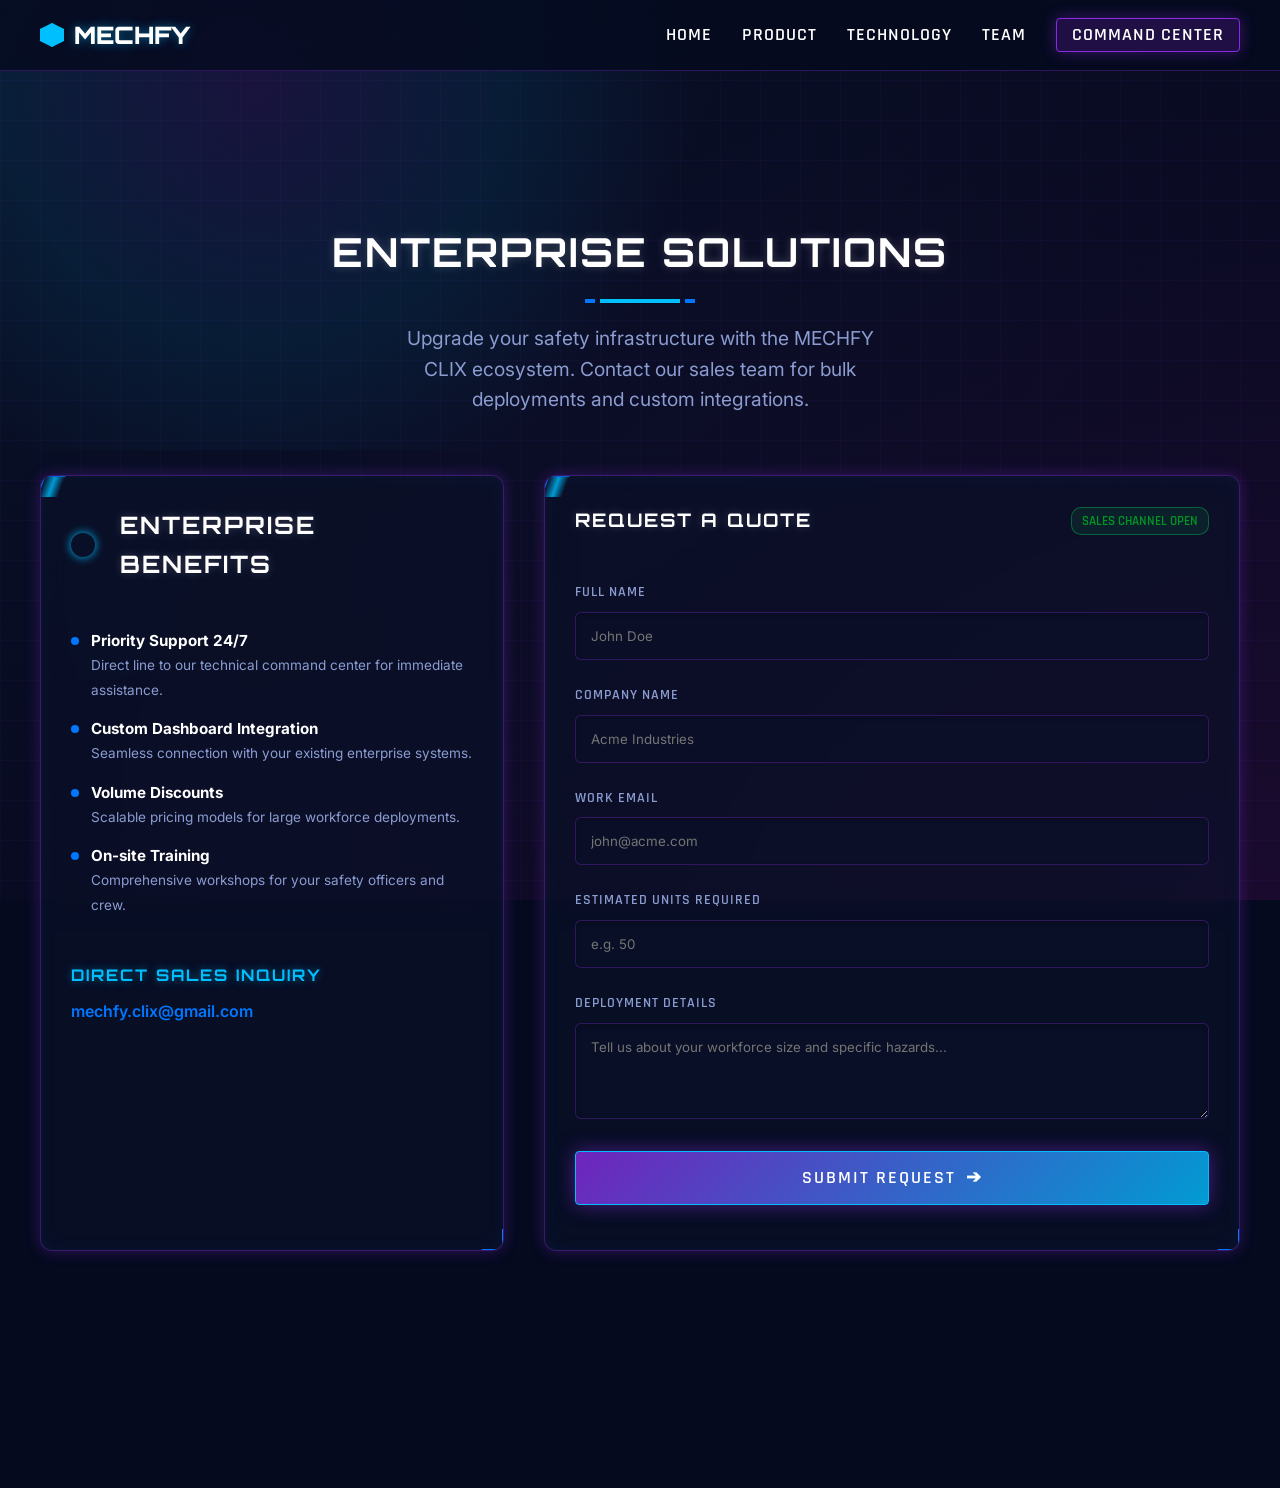
<file: sales.html>
<!DOCTYPE html>
<html lang="en">
<head>
    <meta charset="UTF-8">
    <meta name="viewport" content="width=device-width, initial-scale=1.0">
    <title>MECHFY - Enterprise Sales</title>
    <meta name="description" content="MECHFY CLIX - Contact our Sales Team for Enterprise Solutions.">
    <link href="https://fonts.googleapis.com/css2?family=Orbitron:wght@400;500;700;900&family=Rajdhani:wght@400;500;600;700&family=Inter:wght@300;400;600&display=swap" rel="stylesheet">
    <link rel="stylesheet" href="style.css">
</head>
<body class="fade-in-page">
    <div class="cyber-grid"></div>
    <div class="background-glow"></div>

    <nav id="navbar">
        <div class="nav-container">
            <div class="logo">
                <span class="logo-icon"></span>
                MECHFY
            </div>
            <ul class="nav-links">
                <li><a href="index.html" class="nav-link">Home</a></li>
                <li><a href="product.html" class="nav-link">Product</a></li>
                <li><a href="technology.html" class="nav-link">Technology</a></li>
                <li><a href="team.html" class="nav-link">Team</a></li>
                <li><a href="contact.html" class="nav-contact">Command Center</a></li>
            </ul>
            <div class="menu-toggle" id="mobile-menu">
                <span class="bar"></span>
                <span class="bar"></span>
                <span class="bar"></span>
            </div>
        </div>
    </nav>

    <main class="page-content standalone-page">
        <section id="sales" class="section-container">
            <div class="section-header fade-in-up">
                <h2 class="section-title">ENTERPRISE SOLUTIONS</h2>
                <div class="title-underline"></div>
                <p class="hero-subtitle" style="margin: 20px auto 0; text-align: center;">Upgrade your safety infrastructure with the MECHFY CLIX ecosystem. Contact our sales team for bulk deployments and custom integrations.</p>
            </div>

            <div class="command-center-container fade-in-up delay-1">
                <!-- Left Panel -->
                <div class="info-panel glass-card tech-border">
                    <div class="panel-header">
                        <div class="card-icon shield-icon" style="width: 24px; height: 24px; border-radius: 50%; box-shadow: 0 0 10px var(--neon-cyan);"></div>
                        <h2 class="panel-title" style="font-size: 1.5rem; margin-left: 10px;">ENTERPRISE BENEFITS</h2>
                    </div>
                    
                    <div class="contact-section">
                        <ul class="tech-list">
                            <li><strong>Priority Support 24/7</strong><br><span style="font-size: 0.85rem; color: var(--text-muted);">Direct line to our technical command center for immediate assistance.</span></li>
                            <li><strong>Custom Dashboard Integration</strong><br><span style="font-size: 0.85rem; color: var(--text-muted);">Seamless connection with your existing enterprise systems.</span></li>
                            <li><strong>Volume Discounts</strong><br><span style="font-size: 0.85rem; color: var(--text-muted);">Scalable pricing models for large workforce deployments.</span></li>
                            <li><strong>On-site Training</strong><br><span style="font-size: 0.85rem; color: var(--text-muted);">Comprehensive workshops for your safety officers and crew.</span></li>
                        </ul>
                    </div>
                    
                    <div class="divider"></div>
                    
                    <div class="contact-section">
                        <h4 class="neon-text">DIRECT SALES INQUIRY</h4>
                        <p class="data-value"><a href="mailto:mechfy.clix@gmail.com" class="link-hover">mechfy.clix@gmail.com</a></p>
                    </div>
                </div>

                <!-- Right Panel -->
                <div class="form-panel glass-card tech-border">
                    <div class="form-header">
                        <h3>REQUEST A QUOTE</h3>
                        <div class="status-indicator">SALES CHANNEL OPEN</div>
                    </div>
                    
                    <form id="sales-form" class="cyber-form">
                        <!-- FormSubmit Configuration -->
                        <input type="hidden" name="_subject" value="New Enterprise Sales Inquiry - MECHFY CLIX">
                        <input type="hidden" name="_template" value="table">
                        
                        <div class="input-group">
                            <label for="sales-name">FULL NAME</label>
                            <input type="text" id="sales-name" name="Full Name" placeholder="John Doe" required>
                            <div class="input-focus-border"></div>
                        </div>

                        <div class="input-group">
                            <label for="sales-company">COMPANY NAME</label>
                            <input type="text" id="sales-company" name="Company Name" placeholder="Acme Industries" required>
                            <div class="input-focus-border"></div>
                        </div>
                        
                        <div class="input-group">
                            <label for="sales-email">WORK EMAIL</label>
                            <input type="email" id="sales-email" name="email" placeholder="john@acme.com" required>
                            <div class="input-focus-border"></div>
                        </div>

                        <div class="input-group">
                            <label for="sales-units">ESTIMATED UNITS REQUIRED</label>
                            <input type="number" id="sales-units" name="Estimated Units Required" placeholder="e.g. 50" min="1" required>
                            <div class="input-focus-border"></div>
                        </div>
                        
                        <div class="input-group">
                            <label for="sales-message">DEPLOYMENT DETAILS</label>
                            <textarea id="sales-message" name="Deployment Details" rows="4" placeholder="Tell us about your workforce size and specific hazards..." required></textarea>
                            <div class="input-focus-border"></div>
                        </div>
                        
                        <div class="form-actions">
                            <button type="submit" class="btn btn-primary submit-btn" style="width: 100%;">
                                <span class="btn-text">Submit Request</span>
                                <span class="btn-icon">➔</span>
                            </button>
                        </div>
                        <div style="margin-top: 15px; text-align: center;">
                            <span class="system-msg" id="sales-form-msg"></span>
                        </div>
                    </form>
                </div>
            </div>
        </section>
    </main>

    <footer>
        <div class="footer-content">
            <div class="footer-logo">MECHFY SYSTEM</div>
            <div class="footer-copy">&copy; 2026 MECHFY. ALL SYSTEMS OPERATIONAL.</div>
        </div>
    </footer>

    <script src="script.js"></script>
</body>
</html>
</file>
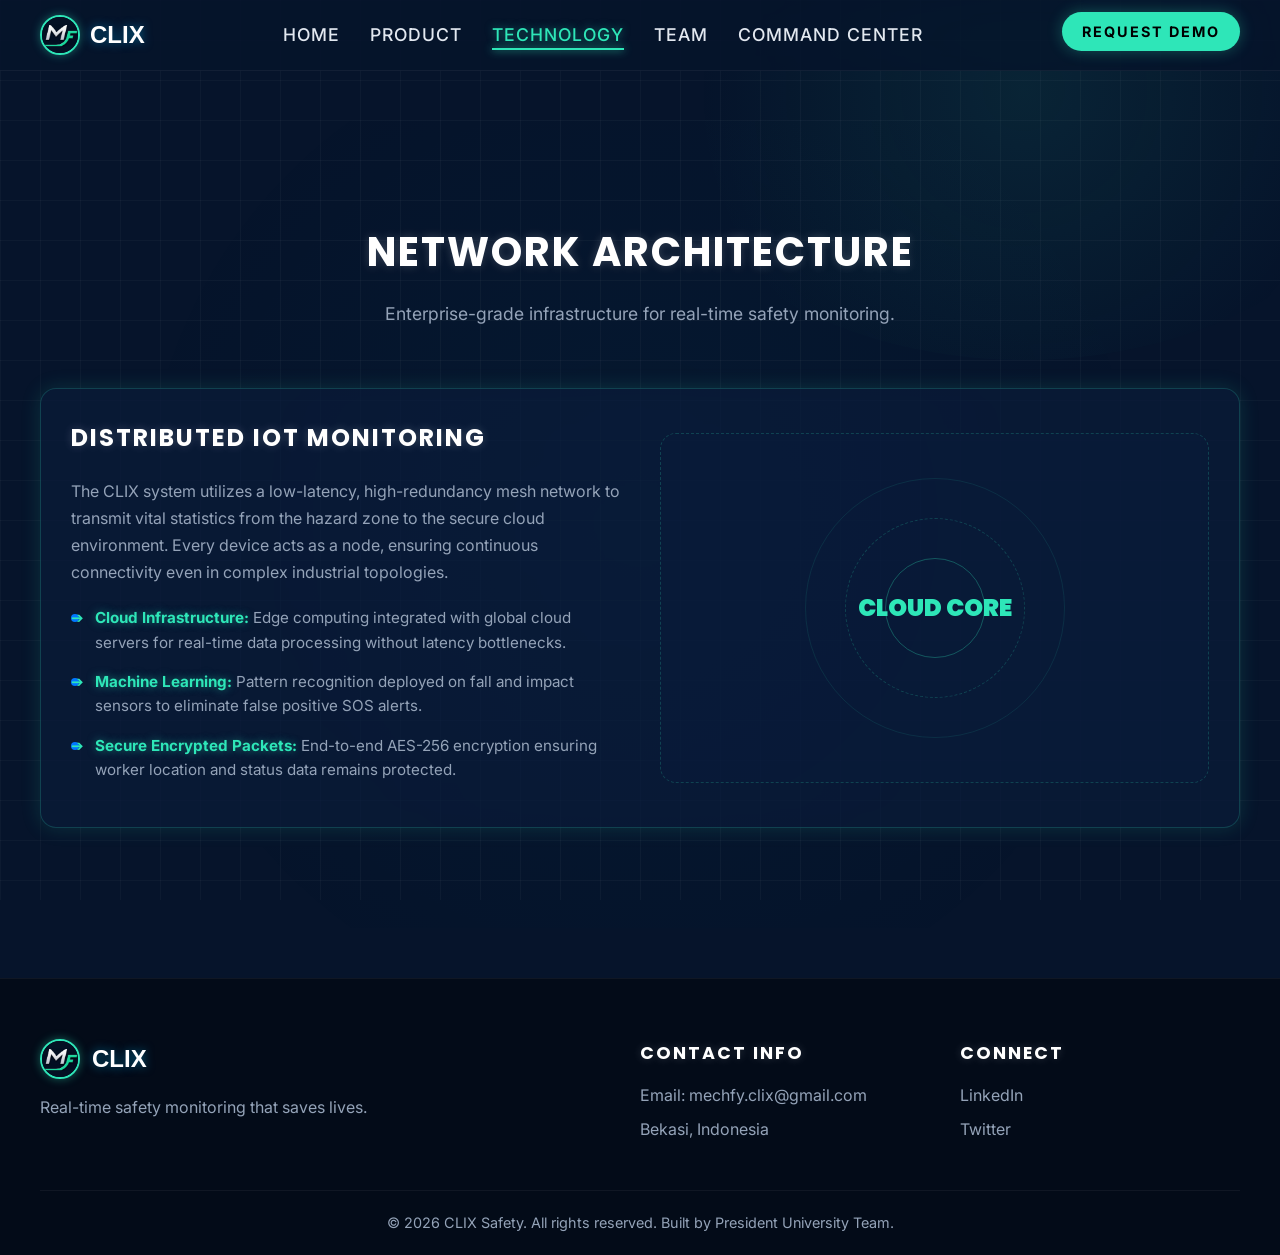
<file: technology.html>
<!DOCTYPE html>
<html lang="en">
<head>
    <meta charset="UTF-8">
    <meta name="viewport" content="width=device-width, initial-scale=1.0">
    <title>CLIX - Technology Architecture</title>
    <meta name="description" content="MECHFY CLIX - System Technology & Network Architecture.">
    <!-- Using Inter and Poppins for clean, modern SaaS typography -->
    <link href="https://fonts.googleapis.com/css2?family=Poppins:wght@400;500;600;700;800&family=Inter:wght@300;400;500;600;700&display=swap" rel="stylesheet">
    <link rel="stylesheet" href="style.css">
    <link rel="stylesheet" href="dark-brand-theme.css">
</head>
<body class="fade-in-page">
    <div class="dark-bg-grid"></div>
    <div class="ambient-glow-dark"></div>

    <nav id="navbar">
        <div class="nav-container">
            <div class="logo">
                <img src="logo.jpeg" alt="MF Logo" class="brand-logo">
                CLIX
            </div>
            <ul class="nav-links">
                <li><a href="index.html" class="nav-link">Home</a></li>
                <li><a href="product.html" class="nav-link">Product</a></li>
                <li><a href="technology.html" class="nav-link active">Technology</a></li>
                <li><a href="team.html" class="nav-link">Team</a></li>
                <li><a href="contact.html" class="nav-link">Command Center</a></li>
            </ul>
            <div class="nav-actions">
                <a href="contact.html" class="btn btn-primary-dark btn-sm">Request Demo</a>
            </div>
            <div class="menu-toggle" id="mobile-menu">
                <span class="bar"></span>
                <span class="bar"></span>
                <span class="bar"></span>
            </div>
        </div>
    </nav>

    <main class="page-content standalone-page">
        <section id="tech" class="section-container-dark tech-bg">
            <div class="section-header-dark fade-in-up">
                <h2 class="section-title-dark">Network Architecture</h2>
                <p class="section-desc-dark">Enterprise-grade infrastructure for real-time safety monitoring.</p>
            </div>
            
            <div class="tech-content glass-card-dark fade-in-up delay-1" style="display: grid; grid-template-columns: 1fr 1fr; gap: 40px; align-items: center;">
                <div class="tech-text">
                    <h3 style="font-family: 'Poppins', sans-serif; font-size: 1.5rem; margin-bottom: 20px; color: var(--text-white);">Distributed IoT Monitoring</h3>
                    <p style="margin-bottom: 20px; color: var(--text-gray); line-height: 1.7;">The CLIX system utilizes a low-latency, high-redundancy mesh network to transmit vital statistics from the hazard zone to the secure cloud environment. Every device acts as a node, ensuring continuous connectivity even in complex industrial topologies.</p>
                    <ul class="tech-list" style="list-style: none; padding: 0;">
                        <li style="margin-bottom: 15px; color: var(--text-gray); line-height: 1.6; padding-left: 24px; position: relative;"><span style="position: absolute; left: 0; color: var(--accent-turq);">➔</span> <strong class="text-turq">Cloud Infrastructure:</strong> Edge computing integrated with global cloud servers for real-time data processing without latency bottlenecks.</li>
                        <li style="margin-bottom: 15px; color: var(--text-gray); line-height: 1.6; padding-left: 24px; position: relative;"><span style="position: absolute; left: 0; color: var(--accent-turq);">➔</span> <strong class="text-turq">Machine Learning:</strong> Pattern recognition deployed on fall and impact sensors to eliminate false positive SOS alerts.</li>
                        <li style="margin-bottom: 15px; color: var(--text-gray); line-height: 1.6; padding-left: 24px; position: relative;"><span style="position: absolute; left: 0; color: var(--accent-turq);">➔</span> <strong class="text-turq">Secure Encrypted Packets:</strong> End-to-end AES-256 encryption ensuring worker location and status data remains protected.</li>
                    </ul>
                </div>
                <div class="data-visualization" style="position: relative; height: 350px; display: flex; justify-content: center; align-items: center; background: rgba(10, 28, 58, 0.5); border-radius: 16px; border: 1px dashed rgba(46, 230, 184, 0.2);">
                    <div class="data-ring ring-1" style="border-color: rgba(46, 230, 184, 0.3);"></div>
                    <div class="data-ring ring-2" style="border-color: rgba(46, 230, 184, 0.2);"></div>
                    <div class="data-ring ring-3" style="border-color: rgba(46, 230, 184, 0.1);"></div>
                    <div class="core-server" style="color: var(--accent-turq); font-family: 'Poppins', sans-serif;">CLOUD CORE</div>
                </div>
            </div>
        </section>
    </main>

    <footer class="footer-dark">
        <div class="footer-container">
            <div class="footer-brand">
                <div class="logo">
                    <img src="logo.jpeg" alt="MF Logo" class="brand-logo"> CLIX
                </div>
                <p class="footer-tagline">Real-time safety monitoring that saves lives.</p>
            </div>
            <div class="footer-links">
                <h4>Contact Info</h4>
                <p>Email: mechfy.clix@gmail.com</p>
                <p>Bekasi, Indonesia</p>
            </div>
            <div class="footer-social">
                <h4>Connect</h4>
                <a href="#" class="social-link">LinkedIn</a>
                <a href="#" class="social-link">Twitter</a>
            </div>
        </div>
        <div class="footer-bottom">
            <p>&copy; 2026 CLIX Safety. All rights reserved. Built by President University Team.</p>
        </div>
    </footer>

    <script src="script.js"></script>
</body>
</html>
</file>
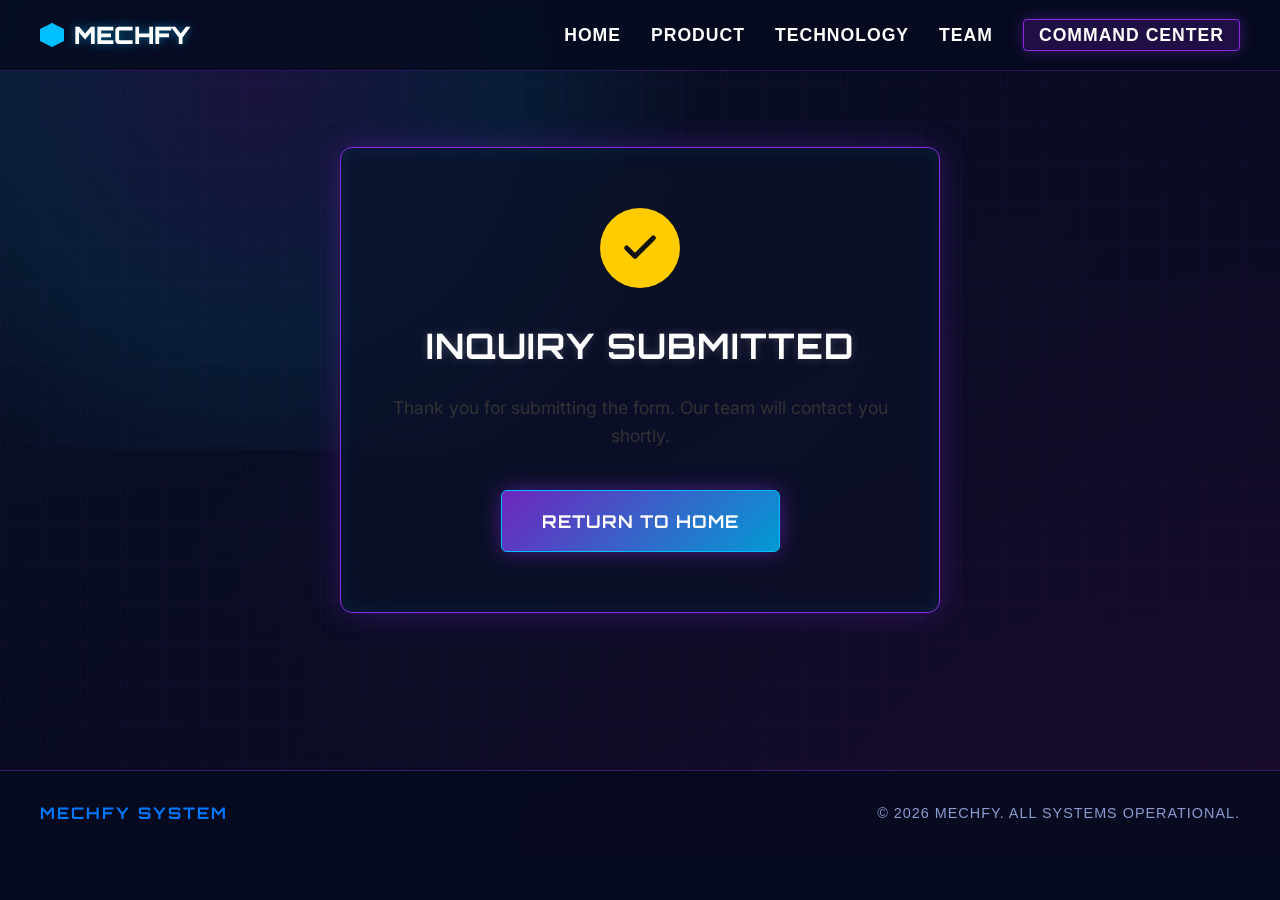
<file: thank-you.html>
<!DOCTYPE html>
<html lang="en">
<head>
    <meta charset="UTF-8">
    <meta name="viewport" content="width=device-width, initial-scale=1.0">
    <title>CLIX - Thank You</title>
    <link href="https://fonts.googleapis.com/css2?family=Orbitron:wght@500;700;900&family=Inter:wght@400;500;600;700&display=swap" rel="stylesheet">
    <link rel="stylesheet" href="style.css">
</head>
<body class="fade-in-page">
    <div class="cyber-grid"></div>
    <div class="background-glow"></div>

    <nav id="navbar">
        <div class="nav-container">
            <div class="logo">
                <span class="logo-icon"></span>
                MECHFY
            </div>
            <ul class="nav-links">
                <li><a href="index.html" class="nav-link">Home</a></li>
                <li><a href="product.html" class="nav-link">Product</a></li>
                <li><a href="technology.html" class="nav-link">Technology</a></li>
                <li><a href="team.html" class="nav-link">Team</a></li>
                <li><a href="contact.html" class="nav-contact">Command Center</a></li>
            </ul>
            <div class="menu-toggle" id="mobile-menu">
                <span class="bar"></span>
                <span class="bar"></span>
                <span class="bar"></span>
            </div>
        </div>
    </nav>

    <main class="page-content standalone-page" style="display: flex; align-items: center; justify-content: center; min-height: 80vh;">
        <div class="industrial-form-wrapper fade-in-up" style="max-width: 600px; text-align: center; padding: 60px 40px;">
            <div class="success-icon" style="margin: 0 auto 30px; width: 80px; height: 80px; border-radius: 50%; background: #ffcc00; display: flex; align-items: center; justify-content: center;">
                <svg width="40" height="40" viewBox="0 0 24 24" fill="none" stroke="#111111" stroke-width="3" stroke-linecap="round" stroke-linejoin="round">
                    <polyline points="20 6 9 17 4 12"></polyline>
                </svg>
            </div>
            <h1 class="industrial-title" style="margin-bottom: 20px;">Inquiry Submitted</h1>
            <p class="industrial-subtitle" style="font-size: 1.1rem; color: #333;">Thank you for submitting the form. Our team will contact you shortly.</p>
            
            <a href="index.html" class="btn-industrial" style="display: inline-block; margin-top: 40px; text-decoration: none;">Return to Home</a>
        </div>
    </main>

    <footer>
        <div class="footer-content">
            <div class="footer-logo">MECHFY SYSTEM</div>
            <div class="footer-copy">&copy; 2026 MECHFY. ALL SYSTEMS OPERATIONAL.</div>
        </div>
    </footer>

    <script src="script.js"></script>
</body>
</html>
</file>
<file: style.css>
:root {
    /* Color Palette - ANTIGRAVITY DARK THEME */
    --bg-dark: #050a1f; /* Deep space blue */
    --bg-panel: rgba(10, 17, 40, 0.6); /* Dark holographic glass */
    --neon-cyan: #00bfff; /* Deep sky blue glowing accent */
    --neon-blue: #0077ff; /* Rich blue */
    --neon-red: #ff1744; /* Alert red */
    --neon-purple: #8a2be2; /* Electric purple edge glow */
    --neon-yellow: #ffab00;
    --neon-green: #00e676;
    
    --text-main: #ffffff; /* Crisp white for premium feel */
    --text-muted: #8b9cd0; /* Soft space blue-gray */
    
    --glass-border: rgba(138, 43, 226, 0.4); /* Purple glowing border */
    --glass-bg: rgba(10, 17, 40, 0.6); /* Translucent dark space */
    --tech-shadow: 0 0 15px rgba(138, 43, 226, 0.3), inset 0 0 20px rgba(0, 191, 255, 0.05); /* Volumetric glow */
    
    /* Typography */
    --font-heading: 'Orbitron', sans-serif;
    --font-ui: 'Rajdhani', sans-serif;
    --font-body: 'Inter', sans-serif;
    
    /* Transitions */
    --transition-fast: 0.2s ease;
    --transition-medium: 0.4s cubic-bezier(0.175, 0.885, 0.32, 1.275);
    --transition-slow: 0.8s ease;
}

* {
    margin: 0;
    padding: 0;
    box-sizing: border-box;
}

body {
    background-color: var(--bg-dark);
    color: var(--text-main);
    font-family: var(--font-body);
    line-height: 1.6;
    overflow-x: hidden;
    width: 100%;
    max-width: 100%;
}

html {
    overflow-x: hidden;
    width: 100%;
    max-width: 100%;
    scroll-behavior: smooth;
}

/* Background Effects for Dark Theme */
.cyber-grid {
    position: fixed;
    top: 0;
    left: 0;
    width: 100%;
    height: 100vh;
    background: 
        linear-gradient(rgba(138, 43, 226, 0.05) 1px, transparent 1px),
        linear-gradient(90deg, rgba(138, 43, 226, 0.05) 1px, transparent 1px),
        radial-gradient(ellipse at top left, #0a1128, transparent 80%),
        radial-gradient(ellipse at bottom right, #1a0b2e, transparent 80%);
    background-size: 40px 40px, 40px 40px, 100% 100%, 100% 100%;
    background-color: var(--bg-dark);
    z-index: -2;
    pointer-events: none;
}

.background-glow {
    position: fixed;
    top: -30vh;
    left: -20vw;
    width: 80vw;
    height: 80vh;
    background: radial-gradient(circle, rgba(138, 43, 226, 0.12) 0%, rgba(0, 191, 255, 0.08) 40%, transparent 70%);
    z-index: -1;
    pointer-events: none;
    animation: drift 25s infinite alternate ease-in-out;
}

@keyframes drift {
    0% { transform: translate(0, 0) scale(1); opacity: 0.8; }
    100% { transform: translate(30vw, 20vh) scale(1.2); opacity: 1; }
}

/* Typography & General */
h1, h2, h3, h4, h5, h6 {
    font-family: var(--font-heading);
    letter-spacing: 2px;
    text-transform: uppercase;
    color: #ffffff;
    text-shadow: 0 0 10px rgba(255, 255, 255, 0.2);
}

.text-gradient {
    background: linear-gradient(90deg, var(--neon-cyan), var(--neon-purple));
    -webkit-background-clip: text;
    -webkit-text-fill-color: transparent;
    text-shadow: 0 0 20px rgba(138, 43, 226, 0.4);
}

.neon-text {
    color: var(--neon-cyan);
    text-shadow: 0 0 8px rgba(0, 191, 255, 0.5);
}

/* Glassmorphism Components */
.glass-card {
    background: var(--glass-bg);
    backdrop-filter: blur(15px);
    -webkit-backdrop-filter: blur(15px);
    border: 1px solid var(--glass-border);
    border-radius: 12px;
    padding: 30px;
    box-shadow: var(--tech-shadow);
    position: relative;
    overflow: hidden;
    transition: var(--transition-medium);
}

.glass-card::before {
    content: '';
    position: absolute;
    top: 0;
    left: -100%;
    width: 50%;
    height: 100%;
    background: linear-gradient(to right, transparent, rgba(255, 255, 255, 0.05), transparent);
    transform: skewX(-20deg);
    transition: 0.5s;
    pointer-events: none;
}

.glass-card:hover::before {
    left: 150%;
}

.glass-card:hover {
    box-shadow: 0 0 25px rgba(138, 43, 226, 0.6), inset 0 0 30px rgba(0, 191, 255, 0.15);
    border-color: rgba(0, 191, 255, 0.6);
    transform: translateY(-5px);
}

/* Navigation - Dark Theme */
#navbar {
    position: fixed;
    width: 100%;
    top: 0;
    z-index: 1000;
    background: rgba(5, 10, 31, 0.8);
    backdrop-filter: blur(15px);
    -webkit-backdrop-filter: blur(15px);
    border-bottom: 1px solid rgba(138, 43, 226, 0.3);
    transition: var(--transition-medium);
}

#navbar.scrolled {
    background: rgba(5, 10, 31, 0.95);
    box-shadow: 0 4px 20px rgba(138, 43, 226, 0.2);
    padding: 5px 0;
}

.nav-container {
    max-width: 1400px;
    margin: 0 auto;
    padding: 0 40px;
    display: flex;
    justify-content: space-between;
    align-items: center;
    height: 70px;
}

.logo {
    font-family: var(--font-heading);
    font-size: 1.5rem;
    font-weight: 900;
    display: flex;
    align-items: center;
    gap: 10px;
    color: #ffffff;
    text-shadow: 0 0 10px rgba(0, 191, 255, 0.5);
}

.logo-icon {
    width: 24px;
    height: 24px;
    background: var(--neon-cyan);
    clip-path: polygon(50% 0%, 100% 25%, 100% 75%, 50% 100%, 0% 75%, 0% 25%);
    box-shadow: 0 0 15px var(--neon-cyan);
}

.nav-links {
    display: flex;
    list-style: none;
    gap: 30px;
}

.nav-links a {
    color: #ffffff;
    text-decoration: none;
    font-family: var(--font-ui);
    font-size: 1.1rem;
    font-weight: 600;
    text-transform: uppercase;
    letter-spacing: 1px;
    transition: var(--transition-fast);
    position: relative;
}

.nav-links a::after {
    content: '';
    position: absolute;
    bottom: -5px;
    left: 0;
    width: 0%;
    height: 2px;
    background: var(--neon-cyan);
    transition: var(--transition-fast);
}

.nav-links a:hover, .nav-links a.active {
    color: var(--neon-cyan);
    text-shadow: 0 0 10px rgba(0, 191, 255, 0.5);
}

.nav-links a:hover::after, .nav-links a.active::after {
    width: 100%;
}

.nav-contact {
    color: #ffffff !important;
    background: rgba(138, 43, 226, 0.2);
    border: 1px solid var(--neon-purple);
    padding: 5px 15px;
    border-radius: 4px;
    box-shadow: 0 0 15px rgba(138, 43, 226, 0.4);
}

.nav-contact::after {
    display: none !important;
}

.nav-contact:hover {
    background: #1e4bd8;
    transform: translateY(-2px);
    box-shadow: 0 6px 15px rgba(41, 98, 255, 0.4);
}

.menu-toggle {
    display: none;
    flex-direction: column;
    gap: 5px;
    cursor: pointer;
}

.menu-toggle .bar {
    width: 25px;
    height: 3px;
    background-color: var(--neon-blue);
    transition: var(--transition-fast);
}

/* Common Section Styles */
.section-container {
    max-width: 1400px;
    margin: 0 auto;
    padding: 100px 40px;
}

.section-header {
    text-align: center;
    margin-bottom: 60px;
}

.section-title {
    font-size: 2.5rem;
    color: #ffffff;
    margin-bottom: 15px;
    text-shadow: 0 0 10px rgba(255, 255, 255, 0.2);
}

.title-underline {
    width: 80px;
    height: 4px;
    background: var(--neon-cyan);
    margin: 0 auto;
    position: relative;
}

.title-underline::before, .title-underline::after {
    content: '';
    position: absolute;
    top: 0;
    width: 10px;
    height: 100%;
    background: var(--neon-blue);
}

.title-underline::before { left: -15px; }
.title-underline::after { right: -15px; }

/* Buttons - Dark Theme */
.btn {
    display: inline-block;
    padding: 15px 30px;
    font-family: var(--font-ui);
    font-size: 1.1rem;
    font-weight: 600;
    text-transform: uppercase;
    letter-spacing: 2px;
    text-decoration: none;
    cursor: pointer;
    border: none;
    border-radius: 4px;
    position: relative;
    overflow: hidden;
    transition: var(--transition-fast);
}

.btn-primary {
    background: linear-gradient(135deg, rgba(138, 43, 226, 0.8), rgba(0, 191, 255, 0.8));
    border: 1px solid var(--neon-cyan);
    color: #fff;
    box-shadow: 0 0 20px rgba(138, 43, 226, 0.5);
}

.btn-primary:hover {
    box-shadow: 0 0 30px rgba(0, 191, 255, 0.8);
    transform: translateY(-2px);
    background: linear-gradient(135deg, var(--neon-purple), var(--neon-cyan));
}

.btn-outline {
    background: rgba(0, 191, 255, 0.1);
    color: #ffffff;
    border: 1px solid var(--neon-cyan);
    box-shadow: inset 0 0 10px rgba(0, 191, 255, 0.2);
}

.btn-outline:hover {
    background: rgba(0, 191, 255, 0.2);
    box-shadow: 0 0 20px rgba(0, 191, 255, 0.4), inset 0 0 15px rgba(0, 191, 255, 0.4);
    transform: translateY(-2px);
}

.btn-pulse {
    background: rgba(138, 43, 226, 0.1);
    color: #ffffff;
    border: 1px solid var(--neon-purple);
    animation: pulse-border-dark 2s infinite;
}

.btn-pulse:hover {
    background: rgba(138, 43, 226, 0.4);
    box-shadow: 0 0 20px rgba(138, 43, 226, 0.6);
}

@keyframes pulse-border-dark {
    0% { box-shadow: 0 0 0 0 rgba(138, 43, 226, 0.6); }
    70% { box-shadow: 0 0 0 10px rgba(138, 43, 226, 0); }
    100% { box-shadow: 0 0 0 0 rgba(138, 43, 226, 0); }
}

@keyframes pulse-border-light {
    0% { box-shadow: 0 0 0 0 rgba(41, 98, 255, 0.4); }
    70% { box-shadow: 0 0 0 10px rgba(41, 98, 255, 0); }
    100% { box-shadow: 0 0 0 0 rgba(41, 98, 255, 0); }
}

/* Glassmorphism Cards - Light Theme */
.glass-card {
    background: var(--glass-bg);
    backdrop-filter: blur(15px);
    -webkit-backdrop-filter: blur(15px);
    border: 1px solid var(--glass-border);
    border-radius: 12px;
    padding: 30px;
    position: relative;
    overflow: hidden;
    box-shadow: var(--tech-shadow);
}

.glass-card::before {
    content: '';
    position: absolute;
    top: 0;
    left: 0;
    width: 100%;
    height: 2px;
    background: linear-gradient(90deg, transparent, var(--neon-cyan), transparent);
    opacity: 0.8;
}

/* HERO SECTION */
.hero-section {
    min-height: 100vh;
    display: flex;
    align-items: center;
    padding-top: 80px;
    position: relative;
}

.hero-container {
    max-width: 1400px;
    margin: 0 auto;
    padding: 0 40px;
    display: grid;
    grid-template-columns: 1fr 1fr;
    gap: 50px;
    align-items: center;
}

.hud-badge {
    display: inline-flex;
    align-items: center;
    gap: 10px;
    font-family: var(--font-ui);
    font-weight: 700;
    letter-spacing: 2px;
    color: #009624; /* Darker green for white bg */
    background: rgba(0, 200, 83, 0.1);
    border: 1px solid rgba(0, 200, 83, 0.4);
    padding: 5px 15px;
    border-radius: 20px;
    margin-bottom: 20px;
}

.pulse-dot {
    width: 8px;
    height: 8px;
    border-radius: 50%;
    background: var(--neon-green);
    box-shadow: 0 0 10px var(--neon-green);
    animation: blink 1s infinite alternate;
}

@keyframes blink {
    0% { opacity: 0.3; }
    100% { opacity: 1; }
}

.hero-title {
    font-size: 4rem;
    line-height: 1.1;
    margin-bottom: 20px;
}

.hero-subtitle {
    font-size: 1.2rem;
    color: var(--text-muted);
    margin-bottom: 40px;
    max-width: 500px;
}

.cta-group {
    display: flex;
    gap: 20px;
}

.hero-visual {
    position: relative;
    height: 600px;
    display: flex;
    justify-content: center;
    align-items: center;
}

.product-img {
    max-width: 80%;
    max-height: 80%;
    z-index: 2;
    filter: drop-shadow(0 20px 40px rgba(0, 0, 0, 0.15));
}

.floating {
    animation: float 6s ease-in-out infinite;
}

@keyframes float {
    0% { transform: translateY(0px); }
    50% { transform: translateY(-20px); }
    100% { transform: translateY(0px); }
}

.scan-line {
    position: absolute;
    width: 100%;
    height: 2px;
    background: var(--neon-cyan);
    box-shadow: 0 0 15px var(--neon-cyan);
    top: 0;
    z-index: 3;
    opacity: 0.6;
    animation: scan 4s linear infinite;
}

@keyframes scan {
    0% { top: 10%; opacity: 0; }
    10% { opacity: 0.6; }
    90% { opacity: 0.6; }
    100% { top: 90%; opacity: 0; }
}

/* Floating Indicators - Light Theme */
.floating-indicators {
    position: absolute;
    width: 100%;
    height: 100%;
    top: 0;
    left: 0;
    pointer-events: none;
    z-index: 4;
}

.indicator {
    position: absolute;
    background: rgba(255, 255, 255, 0.9);
    border: 1px solid var(--glass-border);
    padding: 8px 15px;
    border-radius: 6px;
    font-family: var(--font-ui);
    font-size: 0.9rem;
    font-weight: 700;
    letter-spacing: 1px;
    backdrop-filter: blur(5px);
    display: flex;
    align-items: center;
    gap: 10px;
    box-shadow: 0 5px 15px rgba(0, 0, 0, 0.05);
}

.status-active { color: #009624; }
.status-warning { color: #f57f17; }
.status-nominal { color: var(--neon-blue); }
.status-standby { color: var(--neon-red); }

.indicator-icon {
    width: 12px;
    height: 12px;
    border-radius: 50%;
}

.gps-icon { background: var(--neon-green); box-shadow: 0 0 5px var(--neon-green); }
.gas-icon { background: var(--neon-yellow); box-shadow: 0 0 5px var(--neon-yellow); }
.impact-icon { background: var(--neon-blue); box-shadow: 0 0 5px var(--neon-blue); }
.sos-icon { background: var(--neon-red); box-shadow: 0 0 5px var(--neon-red); }

.float-1 { top: 20%; left: 0; animation: float-indicator 4s ease-in-out infinite; }
.float-2 { top: 30%; right: 0; animation: float-indicator 5s ease-in-out infinite 1s; }
.float-3 { bottom: 30%; left: 10%; animation: float-indicator 4.5s ease-in-out infinite 0.5s; }
.float-4 { bottom: 20%; right: 10%; animation: float-indicator 5.5s ease-in-out infinite 1.5s; }

@keyframes float-indicator {
    0%, 100% { transform: translateY(0); }
    50% { transform: translateY(-10px); }
}

/* SYSTEM OVERVIEW */
.system-grid {
    display: grid;
    grid-template-columns: 1fr 1fr;
    gap: 40px;
}

.glow-border {
    border-color: var(--neon-cyan);
    box-shadow: 0 0 0 1px var(--neon-cyan), 0 15px 35px rgba(0, 180, 216, 0.15);
}

.system-grid h3 {
    margin-top: 15px;
    margin-bottom: 15px;
    color: #ffffff;
}

/* PRODUCT SECTION */
.product-layout {
    display: grid;
    grid-template-columns: 1fr 1.5fr;
    gap: 50px;
    align-items: center;
    margin-bottom: 80px;
}

.product-display {
    position: relative;
    display: flex;
    justify-content: center;
    align-items: center;
}

.product-holo-ring {
    position: absolute;
    width: 300px;
    height: 300px;
    border: 2px dashed rgba(0, 180, 216, 0.4);
    border-radius: 50%;
    animation: rotate 20s linear infinite;
    z-index: 1;
}

@keyframes rotate {
    0% { transform: rotate(0deg); }
    100% { transform: rotate(360deg); }
}

.product-closeup {
    max-width: 100%;
    z-index: 2;
    position: relative;
    filter: drop-shadow(0 20px 40px rgba(0, 0, 0, 0.15));
}

.features-grid {
    display: grid;
    grid-template-columns: 1fr 1fr;
    gap: 20px;
}

.feature-item {
    display: flex;
    gap: 15px;
    align-items: flex-start;
    padding: 20px;
    transition: var(--transition-fast);
}

.feature-item:hover {
    transform: translateX(10px);
    border-color: var(--neon-cyan);
    background: rgba(0, 191, 255, 0.1);
    box-shadow: 0 0 20px rgba(0, 191, 255, 0.3), inset 0 0 10px rgba(0, 191, 255, 0.1);
}

.feature-dot {
    width: 12px;
    height: 12px;
    border-radius: 50%;
    margin-top: 6px;
    flex-shrink: 0;
}

.feature-dot.cyan { background: var(--neon-cyan); }
.feature-dot.yellow { background: var(--neon-yellow); }
.feature-dot.blue { background: var(--neon-blue); }
.feature-dot.red { background: var(--neon-red); }
.feature-dot.purple { background: var(--neon-purple); }

.feature-content h4 {
    color: #ffffff;
    margin-bottom: 5px;
    font-size: 1.1rem;
    text-shadow: 0 0 5px rgba(255, 255, 255, 0.2);
}

.feature-content p {
    font-size: 0.9rem;
    color: var(--text-muted);
}

/* Data Pipeline */
.how-it-works {
    text-align: center;
    background: var(--glass-bg);
    border: 1px solid var(--glass-border);
    border-radius: 12px;
    padding: 40px;
    box-shadow: var(--tech-shadow);
}

.subsection-title {
    margin-bottom: 30px;
    color: var(--neon-blue);
}

.pipeline {
    display: flex;
    justify-content: center;
    align-items: center;
    flex-wrap: wrap;
    gap: 20px;
}

.pipe-node {
    padding: 15px 30px;
    background: rgba(10, 17, 40, 0.6);
    backdrop-filter: blur(5px);
    border: 1px solid rgba(138, 43, 226, 0.4);
    border-radius: 6px;
    font-family: var(--font-heading);
    font-weight: 700;
    letter-spacing: 1px;
    color: #ffffff;
    box-shadow: 0 4px 15px rgba(138, 43, 226, 0.2);
}

.pipe-node.active {
    border-color: var(--neon-blue);
    color: var(--neon-blue);
    box-shadow: 0 0 15px rgba(41, 98, 255, 0.15);
    background: rgba(41, 98, 255, 0.05);
}

.pipe-node.alert {
    border-color: var(--neon-red);
    color: var(--neon-red);
    box-shadow: 0 0 15px rgba(255, 23, 68, 0.15);
    background: rgba(255, 23, 68, 0.05);
}

.pipe-arrow {
    width: 50px;
    height: 2px;
    background: var(--neon-cyan);
    position: relative;
}

.pipe-arrow::after {
    content: '';
    position: absolute;
    right: 0;
    top: -4px;
    border-top: 5px solid transparent;
    border-bottom: 5px solid transparent;
    border-left: 10px solid var(--neon-cyan);
}

/* TECHNOLOGY SECTION */
.tech-bg {
    position: relative;
}

.tech-bg::before {
    content: '';
    position: absolute;
    top: 0;
    left: 0;
    width: 100%;
    height: 100%;
    background: radial-gradient(circle at center, rgba(0, 180, 216, 0.03) 0%, transparent 70%);
    pointer-events: none;
}

.tech-content {
    display: grid;
    grid-template-columns: 1fr 1fr;
    gap: 40px;
    align-items: center;
}

.data-visualization {
    position: relative;
    height: 300px;
    display: flex;
    justify-content: center;
    align-items: center;
}

.core-server {
    font-family: var(--font-heading);
    font-weight: 900;
    font-size: 1.5rem;
    color: var(--neon-blue);
    z-index: 10;
}

.data-ring {
    position: absolute;
    border: 1px solid rgba(0, 180, 216, 0.3);
    border-radius: 50%;
    top: 50%;
    left: 50%;
    transform: translate(-50%, -50%);
}

.ring-1 { width: 100px; height: 100px; animation: pulse-ring-light 2s infinite; }
.ring-2 { width: 180px; height: 180px; border-style: dashed; animation: rotate 10s linear infinite; }
.ring-3 { width: 260px; height: 260px; border-color: rgba(41, 98, 255, 0.3); animation: rotate 15s linear infinite reverse; }

@keyframes pulse-ring-light {
    0% { transform: translate(-50%, -50%) scale(1); opacity: 1; border-width: 2px; }
    100% { transform: translate(-50%, -50%) scale(1.5); opacity: 0; border-width: 0px; }
}

/* TEAM PAGE */
.team-grid {
    display: grid;
    grid-template-columns: repeat(auto-fill, minmax(280px, 1fr));
    gap: 30px;
}

.team-card {
    background: rgba(10, 17, 40, 0.6);
    backdrop-filter: blur(10px);
    border: 1px solid var(--glass-border);
    border-radius: 12px;
    padding: 30px 20px;
    text-align: center;
    position: relative;
    overflow: hidden;
    transition: var(--transition-medium);
    cursor: pointer;
    box-shadow: 0 4px 15px rgba(138, 43, 226, 0.1);
}

.team-card::before {
    content: '';
    position: absolute;
    top: 0;
    left: 0;
    width: 100%;
    height: 4px;
    background: var(--neon-blue);
    transform: scaleX(0);
    transform-origin: left;
    transition: var(--transition-medium);
}

.team-card::after {
    content: '';
    position: absolute;
    bottom: 0;
    left: 0;
    width: 100%;
    height: 100%;
    background: linear-gradient(to top, rgba(0, 180, 216, 0.05), transparent);
    opacity: 0;
    transition: var(--transition-medium);
    z-index: 1;
}

.team-card:hover {
    transform: translateY(-10px);
    border-color: rgba(0, 180, 216, 0.3);
    box-shadow: 0 20px 40px rgba(0, 180, 216, 0.1);
}

.team-card:hover::before {
    transform: scaleX(1);
    background: var(--neon-cyan);
}

.team-card:hover::after {
    opacity: 1;
}

.member-photo {
    width: 100px;
    height: 100px;
    border-radius: 50%;
    margin: 0 auto 20px;
    background: #f1f5f9;
    border: 3px solid rgba(0, 180, 216, 0.1);
    position: relative;
    z-index: 2;
    overflow: hidden;
    display: flex;
    align-items: center;
    justify-content: center;
}

.member-photo img {
    width: 100%;
    height: 100%;
    object-fit: cover;
    filter: grayscale(20%) contrast(1.1);
    transition: var(--transition-medium);
}

.team-card:hover .member-photo img {
    filter: grayscale(0%) contrast(1);
}

.member-info {
    position: relative;
    z-index: 2;
}

.member-name {
    font-family: var(--font-heading);
    font-size: 1.1rem;
    color: #ffffff;
    margin-bottom: 5px;
    letter-spacing: 1px;
    text-shadow: 0 0 5px rgba(255, 255, 255, 0.2);
}

.member-role {
    font-family: var(--font-ui);
    color: var(--neon-blue);
    font-weight: 700;
    font-size: 0.9rem;
    text-transform: uppercase;
    margin-bottom: 15px;
}

.member-desc {
    font-size: 0.85rem;
    color: var(--text-muted);
    transition: var(--transition-medium);
    height: 0;
    overflow: hidden;
}

.team-card:hover .member-desc {
    height: 40px;
    margin-top: 10px;
}

/* CONTACT PAGE */
.command-center-container {
    display: grid;
    grid-template-columns: 1fr 1.5fr;
    gap: 40px;
}

.tech-border {
    border: 1px solid var(--glass-border);
    position: relative;
}

.tech-border::before {
    content: '';
    position: absolute;
    top: -1px; left: -1px;
    width: 20px; height: 20px;
    border-top: 2px solid var(--neon-blue);
    border-left: 2px solid var(--neon-blue);
}
.tech-border::after {
    content: '';
    position: absolute;
    bottom: -1px; right: -1px;
    width: 20px; height: 20px;
    border-bottom: 2px solid var(--neon-blue);
    border-right: 2px solid var(--neon-blue);
}

.panel-header, .form-header {
    display: flex;
    align-items: center;
    gap: 15px;
    margin-bottom: 30px;
    border-bottom: 1px solid rgba(0, 0, 0, 0.05);
    padding-bottom: 15px;
}

.blinking-dot.red {
    width: 12px; height: 12px;
    background: var(--neon-red);
    border-radius: 50%;
    animation: blink 1.5s infinite;
}

.contact-section {
    margin-bottom: 25px;
}

.contact-section h4 {
    margin-bottom: 10px;
    font-size: 1rem;
}

.contact-list {
    list-style: none;
}

.contact-list li {
    margin-bottom: 8px;
    font-size: 0.95rem;
    display: flex;
    align-items: center;
}

.role {
    display: inline-block;
    width: 70px;
    font-family: var(--font-ui);
    font-size: 0.8rem;
    color: var(--text-muted);
    text-transform: uppercase;
    font-weight: 600;
}

.divider {
    height: 1px;
    background: linear-gradient(90deg, transparent, rgba(0,0,0,0.05), transparent);
    margin: 20px 0;
}

.link-hover {
    color: var(--neon-blue);
    text-decoration: none;
    font-weight: 600;
    transition: var(--transition-fast);
}

.link-hover:hover {
    color: var(--neon-cyan);
}

.address-text {
    font-size: 0.9rem;
    color: var(--text-muted);
    margin-bottom: 15px;
}

.map-container {
    position: relative;
    border: 1px solid var(--glass-border);
    border-radius: 6px;
    overflow: hidden;
}

.map-overlay {
    position: absolute;
    top: 10px;
    right: 10px;
    background: rgba(255, 255, 255, 0.9);
    border: 1px solid var(--neon-blue);
    color: var(--neon-blue);
    font-family: var(--font-ui);
    font-size: 0.7rem;
    padding: 3px 8px;
    border-radius: 4px;
    pointer-events: none;
    font-weight: 700;
}

/* FORM */
.status-indicator {
    margin-left: auto;
    font-family: var(--font-ui);
    font-size: 0.8rem;
    color: #009624;
    background: rgba(0, 200, 83, 0.1);
    padding: 3px 10px;
    border-radius: 10px;
    border: 1px solid rgba(0, 200, 83, 0.4);
    font-weight: 600;
}

.cyber-form .input-group {
    position: relative;
    margin-bottom: 25px;
}

.cyber-form label {
    display: block;
    font-family: var(--font-ui);
    font-size: 0.85rem;
    color: var(--text-muted);
    margin-bottom: 8px;
    letter-spacing: 1px;
    font-weight: 600;
}

.cyber-form input, .cyber-form textarea {
    width: 100%;
    background: rgba(10, 17, 40, 0.6);
    border: 1px solid rgba(138, 43, 226, 0.3);
    color: #ffffff;
    padding: 15px;
    font-family: var(--font-body);
    border-radius: 6px;
    outline: none;
    transition: var(--transition-fast);
    box-shadow: inset 0 2px 4px rgba(0,0,0,0.2);
}

.cyber-form input:focus, .cyber-form textarea:focus {
    border-color: var(--neon-cyan);
    background: rgba(10, 17, 40, 0.8);
    box-shadow: 0 0 10px rgba(0, 191, 255, 0.3), inset 0 2px 4px rgba(0,0,0,0.2);
}

.input-focus-border {
    position: absolute;
    bottom: 0;
    left: 0;
    width: 0;
    height: 2px;
    background: var(--neon-blue);
    transition: var(--transition-medium);
}

.cyber-form input:focus ~ .input-focus-border,
.cyber-form textarea:focus ~ .input-focus-border {
    width: 100%;
}

.form-actions {
    display: flex;
    align-items: center;
    gap: 20px;
}

.submit-btn {
    width: 100%;
    display: flex;
    justify-content: center;
    align-items: center;
    gap: 10px;
}

.system-msg {
    font-family: var(--font-ui);
    font-size: 0.9rem;
    font-weight: 600;
}

/* FOOTER */
footer {
    border-top: 1px solid var(--glass-border);
    padding: 30px 40px;
    background: rgba(5, 10, 31, 0.8);
    backdrop-filter: blur(10px);
    margin-top: 50px;
}

.footer-content {
    max-width: 1400px;
    margin: 0 auto;
    display: flex;
    justify-content: space-between;
    align-items: center;
}

.footer-logo {
    font-family: var(--font-heading);
    font-weight: 700;
    color: var(--neon-blue);
    letter-spacing: 2px;
}

.footer-copy {
    font-family: var(--font-ui);
    color: var(--text-muted);
    font-size: 0.9rem;
    letter-spacing: 1px;
}

/* Scroll Animations Classes */
.fade-in { opacity: 0; transition: opacity 1s ease-in-out; }
.fade-in.appear { opacity: 1; }
.fade-in-up { opacity: 0; transform: translateY(30px); transition: opacity 0.8s ease-out, transform 0.8s ease-out; }
.fade-in-up.appear { opacity: 1; transform: translateY(0); }
.delay-1 { transition-delay: 0.1s; }
.delay-2 { transition-delay: 0.2s; }
.delay-3 { transition-delay: 0.3s; }
.delay-4 { transition-delay: 0.4s; }
.delay-5 { transition-delay: 0.5s; }

/* Futuristic Video Frame */
.video-frame {
    position: relative;
    padding: 12px;
    background: rgba(255, 255, 255, 0.4);
    border-radius: 15px;
    border: 1px solid rgba(0, 180, 216, 0.3);
    box-shadow: 0 15px 35px rgba(0, 180, 216, 0.1);
    backdrop-filter: blur(10px);
    -webkit-backdrop-filter: blur(10px);
}

.video-frame::before {
    content: '';
    position: absolute;
    top: -2px; left: -2px; right: -2px; bottom: -2px;
    border-radius: 17px;
    background: linear-gradient(45deg, var(--neon-cyan), transparent 40%, transparent 60%, var(--neon-blue));
    z-index: -1;
    opacity: 0.5;
}

.frame-bracket {
    position: absolute;
    width: 25px;
    height: 25px;
    border-color: var(--neon-blue);
    border-style: solid;
    z-index: 5;
    pointer-events: none;
}

.bracket-tl { top: -5px; left: -5px; border-width: 3px 0 0 3px; border-radius: 8px 0 0 0; }
.bracket-tr { top: -5px; right: -5px; border-width: 3px 3px 0 0; border-radius: 0 8px 0 0; }
.bracket-bl { bottom: -5px; left: -5px; border-width: 0 0 3px 3px; border-radius: 0 0 0 8px; }
.bracket-br { bottom: -5px; right: -5px; border-width: 0 3px 3px 0; border-radius: 0 0 8px 0; }

.video-frame video {
    display: block;
    border-radius: 10px;
    box-shadow: 0 4px 15px rgba(0,0,0,0.05);
}

/* PROFILE MODAL */
.modal-overlay {
    position: fixed;
    top: 0;
    left: 0;
    width: 100%;
    height: 100%;
    background: rgba(15, 23, 42, 0.8);
    backdrop-filter: blur(10px);
    z-index: 2000;
    display: flex;
    justify-content: center;
    align-items: center;
    opacity: 0;
    pointer-events: none;
    transition: var(--transition-medium);
}

.modal-overlay.active {
    opacity: 1;
    pointer-events: all;
}

.modal-content {
    width: 90%;
    max-width: 600px;
    background: rgba(10, 17, 40, 0.95);
    border: 1px solid var(--neon-purple);
    box-shadow: 0 0 30px rgba(138, 43, 226, 0.4), inset 0 0 20px rgba(0, 191, 255, 0.1);
    padding: 40px;
    position: relative;
    transform: scale(0.9);
    transition: var(--transition-medium);
    border-radius: 12px;
}

.modal-overlay.active .modal-content {
    transform: scale(1);
}

.close-modal {
    position: absolute;
    top: 15px;
    right: 20px;
    font-size: 2rem;
    color: var(--neon-blue);
    cursor: pointer;
    transition: var(--transition-fast);
    line-height: 1;
}

.close-modal:hover {
    color: var(--neon-red);
    transform: scale(1.1);
}

.modal-body {
    display: flex;
    gap: 30px;
    align-items: center;
}

.modal-photo {
    width: 150px;
    height: 150px;
    border-radius: 50%;
    border: 3px solid var(--neon-cyan);
    overflow: hidden;
    flex-shrink: 0;
    box-shadow: 0 10px 20px rgba(0, 180, 216, 0.2);
}

.modal-photo img {
    width: 100%;
    height: 100%;
    object-fit: cover;
}

.modal-info h2 {
    font-size: 1.8rem;
    margin-bottom: 5px;
    color: #ffffff;
    text-shadow: 0 0 10px rgba(255, 255, 255, 0.2);
}

.modal-email {
    font-family: var(--font-body);
    font-size: 0.9rem;
    color: var(--text-muted);
    margin-bottom: 15px;
    font-style: italic;
}

.modal-desc {
    font-size: 1rem;
    color: var(--text-main);
    line-height: 1.6;
}

@media (max-width: 680px) {
    .modal-body {
        flex-direction: column;
        text-align: center;
        gap: 20px;
    }
    .title-underline {
        margin-left: auto !important;
        margin-right: auto !important;
    }
    
    /* Pipeline Mobile Fix */
    .pipeline {
        flex-direction: column;
        gap: 15px;
    }
    .pipe-arrow {
        width: 2px;
        height: 30px;
    }
    .pipe-arrow::after {
        right: auto;
        top: auto;
        bottom: -8px;
        left: -4px;
        border-left: 5px solid transparent;
        border-right: 5px solid transparent;
        border-top: 10px solid var(--neon-cyan);
        border-bottom: none;
    }
}

/* MULTI-PAGE LAYOUT ADDITIONS */
.standalone-page {
    padding-top: 120px;
    min-height: calc(100vh - 150px);
}

.fade-in-page {
    animation: page-load 0.8s ease-out forwards;
}

@keyframes page-load {
    0% { opacity: 0; transform: translateY(10px); }
    100% { opacity: 1; transform: translateY(0); }
}

.tech-list {
    list-style: none;
    margin-top: 20px;
}

.tech-list li {
    margin-bottom: 15px;
    font-size: 0.95rem;
    padding-left: 20px;
    position: relative;
    color: var(--text-main);
}

.tech-list li::before {
    content: '';
    position: absolute;
    left: 0;
    top: 8px;
    width: 8px;
    height: 8px;
    background: var(--neon-blue);
    border-radius: 50%;
}

/* RESPONSIVE DESIGN */
@media (max-width: 1024px) {
    .hero-title { font-size: 3rem; }
    .product-layout, .tech-content, .command-center-container { grid-template-columns: 1fr; }
    .hero-container { grid-template-columns: 1fr; text-align: center; }
    .cta-group { justify-content: center; }
    .hero-visual { height: 400px; margin-top: 40px; }
}

@media (max-width: 680px) {
    .nav-links {
        position: fixed;
        right: -100%;
        top: 70px;
        flex-direction: column;
        background: rgba(5, 10, 31, 0.98);
        backdrop-filter: blur(15px);
        width: 100%;
        height: calc(100vh - 70px);
        padding: 40px;
        text-align: center;
        transition: var(--transition-medium);
        border-top: 1px solid rgba(138, 43, 226, 0.3);
    }
    .nav-links.active { right: 0; }
    .menu-toggle { display: flex; z-index: 1001; }
    .system-grid, .features-grid { grid-template-columns: 1fr; }
    .hero-title { font-size: 2.2rem; }
    .team-grid { grid-template-columns: repeat(auto-fill, minmax(240px, 1fr)); }
    
    /* Layout Adjustments for Mobile */
    .section-container { padding: 60px 20px; }
    .hero-container { padding: 0 20px; }
    .footer-content { flex-direction: column; gap: 15px; text-align: center; }
    .product-holo-ring { width: 240px; height: 240px; }
    .video-frame { padding: 8px; margin: 0 10px; }
    
    /* Floating Indicators Adjustments */
    .indicator { padding: 5px 10px; font-size: 0.75rem; }
    .float-1 { top: 10%; left: 0%; }
    .float-2 { top: 20%; right: 0%; }
    .float-3 { bottom: 15%; left: 0%; }
    .float-4 { bottom: 5%; right: 0%; }
    
    .data-visualization { transform: scale(0.8); }
}

@media (max-width: 480px) {
    .hero-title { font-size: 1.8rem; }
    .hero-subtitle { font-size: 1rem; }
    .cta-group { flex-direction: column; width: 100%; }
    .btn { text-align: center; width: 100%; }
    .hero-visual { height: 300px; margin-top: 20px; }
    .product-holo-ring { width: 180px; height: 180px; }
    .floating-indicators { transform: scale(0.85); }
}

/* =========================================================================
   INDUSTRIAL THEME (PILOT PROJECT FORM)
   ========================================================================= */
.theme-industrial {
    background-color: #ffffff;
    color: #111111;
    font-family: 'Inter', sans-serif;
}

.theme-industrial .industrial-bg {
    position: fixed;
    top: 0;
    left: 0;
    width: 100%;
    height: 100%;
    background-image: 
        linear-gradient(#f0f0f0 1px, transparent 1px),
        linear-gradient(90deg, #f0f0f0 1px, transparent 1px);
    background-size: 30px 30px;
    z-index: -2;
    pointer-events: none;
    opacity: 0.5;
}

.theme-industrial .industrial-nav {
    background: #ffffff;
    border-bottom: 2px solid #111111;
    padding: 15px 0;
}

.theme-industrial .industrial-nav .logo {
    color: #111111;
}

.theme-industrial .industrial-icon {
    background: #ffcc00;
    clip-path: polygon(10% 0, 100% 0, 90% 100%, 0% 100%);
    border-radius: 0;
    box-shadow: none;
}

.theme-industrial .nav-links a {
    color: #111111;
}

.theme-industrial .nav-links a::after {
    background: #ffcc00;
    height: 3px;
    bottom: -6px;
}

.industrial-form-wrapper {
    background: rgba(10, 17, 40, 0.6);
    backdrop-filter: blur(15px);
    border: 1px solid var(--neon-purple);
    border-radius: 12px;
    padding: 50px;
    box-shadow: 0 0 30px rgba(138, 43, 226, 0.3), inset 0 0 20px rgba(0, 191, 255, 0.1);
    position: relative;
    margin-bottom: 80px;
}

.industrial-header {
    text-align: center;
    margin-bottom: 40px;
    position: relative;
}

.safety-stripe {
    position: absolute;
    top: -50px;
    left: -50px;
    width: 100px;
    height: 10px;
    background: repeating-linear-gradient(
        45deg,
        var(--neon-purple),
        var(--neon-purple) 10px,
        var(--neon-cyan) 10px,
        var(--neon-cyan) 20px
    );
    box-shadow: 0 0 15px rgba(138, 43, 226, 0.5);
}

.industrial-title {
    font-family: 'Orbitron', sans-serif;
    font-weight: 700;
    font-size: 2.2rem;
    color: #ffffff;
    text-shadow: 0 0 10px rgba(255, 255, 255, 0.2);
    text-transform: uppercase;
    letter-spacing: 1px;
    margin-bottom: 15px;
}

.industrial-subtitle {
    font-size: 1rem;
    color: var(--text-muted);
    max-width: 600px;
    margin: 0 auto;
    line-height: 1.6;
}

.industrial-form .form-row {
    display: flex;
    gap: 20px;
    margin-bottom: 25px;
}

.industrial-form .form-group {
    margin-bottom: 25px;
}

.industrial-form .half {
    flex: 1;
    margin-bottom: 0;
}

.industrial-form label {
    display: block;
    font-size: 0.85rem;
    font-weight: 600;
    color: #ffffff;
    margin-bottom: 8px;
    text-transform: uppercase;
    letter-spacing: 0.5px;
}

.industrial-form .required {
    color: #e53935;
}

.industrial-form input,
.industrial-form select,
.industrial-form textarea {
    width: 100%;
    padding: 14px 16px;
    font-family: 'Inter', sans-serif;
    font-size: 1rem;
    color: #ffffff;
    background: rgba(10, 17, 40, 0.6);
    border: 1px solid rgba(138, 43, 226, 0.3);
    border-radius: 6px;
    outline: none;
    transition: all 0.2s ease;
    box-shadow: inset 0 2px 4px rgba(0,0,0,0.2);
}

.industrial-form select {
    appearance: none;
    background-image: url("data:image/svg+xml;charset=UTF-8,%3csvg xmlns='http://www.w3.org/2000/svg' viewBox='0 0 24 24' fill='none' stroke='%23ffffff' stroke-width='2' stroke-linecap='round' stroke-linejoin='round'%3e%3cpolyline points='6 9 12 15 18 9'%3e%3c/polyline%3e%3c/svg%3e");
    background-repeat: no-repeat;
    background-position: right 15px center;
    background-size: 16px;
    cursor: pointer;
}

.industrial-form input:focus,
.industrial-form select:focus,
.industrial-form textarea:focus {
    border-color: var(--neon-cyan);
    background: rgba(10, 17, 40, 0.8);
    box-shadow: 0 0 10px rgba(0, 191, 255, 0.3), inset 0 2px 4px rgba(0,0,0,0.2);
}

.form-actions-industrial {
    margin-top: 40px;
    text-align: right;
}

.btn-industrial {
    background: linear-gradient(135deg, rgba(138, 43, 226, 0.8), rgba(0, 191, 255, 0.8));
    color: #ffffff;
    font-family: 'Orbitron', sans-serif;
    font-weight: 700;
    font-size: 1.1rem;
    text-transform: uppercase;
    letter-spacing: 1px;
    padding: 16px 40px;
    border: 1px solid var(--neon-cyan);
    border-radius: 6px;
    cursor: pointer;
    transition: all 0.2s ease;
    display: inline-block;
    box-shadow: 0 0 20px rgba(138, 43, 226, 0.5);
}

.btn-industrial:hover {
    background: linear-gradient(135deg, var(--neon-purple), var(--neon-cyan));
    transform: translate(-3px, -3px);
    box-shadow: 0 0 30px rgba(0, 191, 255, 0.8);
}

@media (max-width: 768px) {
    .industrial-form .form-row {
        flex-direction: column;
        gap: 25px;
    }
    
    .industrial-form-wrapper {
        padding: 30px 20px;
        box-shadow: 5px 5px 0px #ffcc00;
    }
    
    .industrial-title {
        font-size: 1.8rem;
    }
    
    .form-actions-industrial {
        text-align: center;
    }
    
    .btn-industrial {
        width: 100%;
    }
}
</file>
<file: dark-brand-theme.css>
/* 
  DARK INDUSTRIAL-TECH THEME
  Overrides for the MECHFY CLIX Branding
*/

:root {
    --navy-bg: #06142B;
    --navy-surface: #0A1C3A;
    --navy-surface-glass: rgba(10, 28, 58, 0.7);
    --border-glass: rgba(46, 230, 184, 0.2);
    
    --text-white: #FFFFFF;
    --text-silver: #E2E8F0;
    --text-gray: #94A3B8;
    
    --accent-turq: #2EE6B8;
    --accent-turq-hover: #1DD1A5;
    --accent-turq-glow: rgba(46, 230, 184, 0.3);
    
    --status-green: #27C93F;
    --status-yellow: #FFBD2E;
    --status-red: #FF5F56;
    
    --shadow-glow: 0 0 20px rgba(46, 230, 184, 0.15);
    --shadow-soft: 0 10px 30px rgba(0, 0, 0, 0.5);
}

body.fade-in-page {
    background-color: var(--navy-bg);
    color: var(--text-silver);
    font-family: 'Inter', sans-serif;
    overflow-x: hidden;
    width: 100%;
}

html {
    overflow-x: hidden;
    width: 100%;
}

img, video, iframe {
    max-width: 100%;
    height: auto;
}

/* Backgrounds */
.dark-bg-grid {
    position: fixed;
    top: 0;
    left: 0;
    width: 100%;
    height: 100vh;
    background: 
        linear-gradient(rgba(255, 255, 255, 0.03) 1px, transparent 1px),
        linear-gradient(90deg, rgba(255, 255, 255, 0.03) 1px, transparent 1px);
    background-size: 40px 40px;
    z-index: -2;
    pointer-events: none;
}

.ambient-glow-dark {
    position: absolute;
    top: -20vh;
    right: -10vw;
    width: 60vw;
    height: 60vh;
    background: radial-gradient(circle, rgba(46, 230, 184, 0.08) 0%, transparent 70%);
    z-index: -1;
    pointer-events: none;
    border-radius: 50%;
}

.ambient-glow-center {
    position: absolute;
    top: 50%;
    left: 50%;
    transform: translate(-50%, -50%);
    width: 80%;
    height: 80%;
    background: radial-gradient(circle, rgba(46, 230, 184, 0.05) 0%, transparent 60%);
    z-index: 0;
    pointer-events: none;
}

/* Typography Overrides */
h1, h2, h3, h4, h5, h6 {
    font-family: 'Poppins', sans-serif;
    color: var(--text-white);
    font-weight: 700;
}

.text-gradient-turq {
    background: linear-gradient(90deg, var(--accent-turq), #60A5FA);
    -webkit-background-clip: text;
    -webkit-text-fill-color: transparent;
    text-shadow: 0 0 20px rgba(46, 230, 184, 0.3);
}

.text-turq { color: var(--accent-turq); text-shadow: 0 0 8px rgba(46, 230, 184, 0.5); }
.text-yellow { color: var(--status-yellow); }
.text-green { color: var(--status-green); }
.text-silver { color: var(--text-silver); }

/* Logo Styling */
.brand-logo {
    width: 40px;
    height: 40px;
    border-radius: 50%;
    object-fit: cover;
    border: 2px solid var(--accent-turq);
    box-shadow: 0 0 10px rgba(46, 230, 184, 0.4);
}

/* Navigation Dark Override */
#navbar {
    background: rgba(6, 20, 43, 0.85);
    border-bottom: 1px solid rgba(255, 255, 255, 0.05);
}

#navbar.scrolled {
    background: rgba(6, 20, 43, 0.95);
    box-shadow: var(--shadow-soft);
    border-bottom: 1px solid rgba(46, 230, 184, 0.1);
}

.nav-links a {
    color: var(--text-silver);
    font-family: 'Inter', sans-serif;
    font-weight: 500;
}

.nav-links a:hover, .nav-links a.active {
    color: var(--accent-turq);
    text-shadow: 0 0 8px rgba(46, 230, 184, 0.5);
}

.nav-links a::after {
    background: var(--accent-turq);
    box-shadow: 0 0 8px var(--accent-turq);
}

.mobile-only-btn {
    display: none;
}

/* Buttons Dark */
.btn-primary-dark {
    background: var(--accent-turq);
    color: #000 !important;
    border-radius: 50px;
    border: none;
    padding: 12px 28px;
    font-family: 'Inter', sans-serif;
    font-weight: 700;
    transition: all 0.3s ease;
    box-shadow: 0 0 15px rgba(46, 230, 184, 0.3);
}

.btn-primary-dark:hover {
    background: var(--accent-turq-hover);
    transform: translateY(-2px);
    box-shadow: 0 0 25px rgba(46, 230, 184, 0.6);
}

.btn-outline-dark {
    background: transparent;
    color: var(--text-white);
    border: 1px solid rgba(255, 255, 255, 0.3);
    border-radius: 50px;
    padding: 12px 28px;
    font-family: 'Inter', sans-serif;
    font-weight: 600;
    transition: all 0.3s ease;
}

.btn-outline-dark:hover {
    background: rgba(255, 255, 255, 0.05);
    border-color: var(--text-white);
}

.btn-sm {
    padding: 8px 20px;
    font-size: 0.9rem;
}

/* Glass Card Dark */
.glass-card-dark {
    background: var(--navy-surface-glass);
    backdrop-filter: blur(12px);
    -webkit-backdrop-filter: blur(12px);
    border: 1px solid var(--border-glass);
    border-radius: 16px;
    padding: 30px;
    box-shadow: var(--shadow-glow);
    transition: all 0.3s ease;
}

.glass-card-dark:hover {
    box-shadow: 0 0 30px rgba(46, 230, 184, 0.2);
    transform: translateY(-4px);
    border-color: rgba(46, 230, 184, 0.5);
}

/* HERO SECTION DARK */
.hero-section-dark {
    min-height: 100vh;
    display: flex;
    align-items: center;
    padding-top: 100px;
    padding-bottom: 60px;
}

.hero-container-dark {
    max-width: 1280px;
    margin: 0 auto;
    padding: 0 40px;
    display: grid;
    grid-template-columns: 1.2fr 1fr;
    gap: 60px;
    align-items: center;
}

.saas-badge-dark {
    display: inline-flex;
    align-items: center;
    gap: 8px;
    background: rgba(46, 230, 184, 0.1);
    color: var(--accent-turq);
    border: 1px solid rgba(46, 230, 184, 0.3);
    padding: 6px 16px;
    border-radius: 30px;
    font-size: 0.85rem;
    font-weight: 600;
    margin-bottom: 24px;
    box-shadow: inset 0 0 10px rgba(46, 230, 184, 0.1);
}

.pulse-dot-turq {
    width: 6px;
    height: 6px;
    background: var(--accent-turq);
    border-radius: 50%;
    box-shadow: 0 0 8px var(--accent-turq);
    animation: blink 1.5s infinite alternate;
}

.hero-title-dark {
    font-size: clamp(2rem, 5.5vw, 3.8rem);
    line-height: 1.15;
    font-weight: 800;
    margin-bottom: 24px;
    color: var(--text-white);
    word-wrap: break-word;
    hyphens: auto;
}

.hero-subtitle-dark {
    font-size: 1.15rem;
    color: var(--text-gray);
    margin-bottom: 40px;
    max-width: 540px;
    line-height: 1.7;
}

.hero-visual-dark {
    position: relative;
    width: 100%;
    height: 550px;
    display: flex;
    justify-content: center;
    align-items: center;
}

.dashboard-mockup {
    width: 90%;
    height: 80%;
    padding: 0;
    overflow: hidden;
    display: flex;
    flex-direction: column;
    border: 1px solid rgba(255, 255, 255, 0.1);
    background: #0A1428;
}

.mockup-header {
    height: 36px;
    background: rgba(0, 0, 0, 0.5);
    border-bottom: 1px solid rgba(255, 255, 255, 0.05);
    display: flex;
    align-items: center;
    padding: 0 16px;
    gap: 12px;
}

.mockup-title {
    color: var(--text-silver);
}

.mockup-body {
    flex: 1;
    display: flex;
    justify-content: center;
    align-items: center;
    overflow: hidden;
    padding: 20px;
}

.mockup-video {
    width: 100%;
    height: 100%;
    object-fit: contain;
    max-width: 100%;
}

.floating-cards-dark {
    position: absolute;
    top: 0;
    left: 0;
    width: 100%;
    height: 100%;
    pointer-events: none;
}

.glass-pill-dark {
    position: absolute;
    background: rgba(10, 28, 58, 0.85);
    backdrop-filter: blur(12px);
    border: 1px solid rgba(46, 230, 184, 0.3);
    box-shadow: 0 8px 32px rgba(0, 0, 0, 0.4);
    padding: 10px 18px;
    border-radius: 30px;
    display: flex;
    align-items: center;
    gap: 10px;
    font-size: 0.85rem;
    font-weight: 600;
    color: var(--text-silver);
    width: max-content;
    height: max-content;
}

.pill-icon {
    width: 10px;
    height: 10px;
    border-radius: 50%;
}

.bg-yellow { background: var(--status-yellow); box-shadow: 0 0 8px var(--status-yellow); }
.bg-turq { background: var(--accent-turq); box-shadow: 0 0 8px var(--accent-turq); }
.bg-green { background: var(--status-green); box-shadow: 0 0 8px var(--status-green); }

.floating-cards-dark .float-1 { top: 15%; bottom: auto; left: -5%; right: auto; animation: float 4s ease-in-out infinite; }
.floating-cards-dark .float-2 { top: auto; bottom: 25%; left: auto; right: -5%; animation: float 5s ease-in-out infinite 1s; }
.floating-cards-dark .float-3 { top: 40%; bottom: auto; left: auto; right: -10%; animation: float 4.5s ease-in-out infinite 0.5s; }

/* SECTION CONTAINER DARK */
.section-container-dark {
    padding: 100px 40px;
    max-width: 1280px;
    margin: 0 auto;
}

.bg-dark-gray {
    background-color: #030B18;
    max-width: 100% !important;
}

.section-header-dark {
    text-align: center;
    margin-bottom: 60px;
    max-width: 600px;
    margin-left: auto;
    margin-right: auto;
}

.section-title-dark {
    font-size: 2.5rem;
    font-weight: 700;
    color: var(--text-white);
    margin-bottom: 16px;
}

.section-desc-dark {
    font-size: 1.1rem;
    color: var(--text-gray);
    line-height: 1.6;
}

/* FEATURES GRID */
.features-grid-dark {
    display: grid;
    grid-template-columns: repeat(3, 1fr);
    gap: 30px;
}

.feature-card {
    padding: 40px 30px;
}

.feature-icon {
    width: 48px;
    height: 48px;
    border-radius: 12px;
    background: rgba(46, 230, 184, 0.1);
    border: 1px solid rgba(46, 230, 184, 0.3);
    margin-bottom: 24px;
    position: relative;
    box-shadow: inset 0 0 10px rgba(46, 230, 184, 0.1);
}

.feature-icon::after {
    content: '';
    position: absolute;
    top: 50%;
    left: 50%;
    transform: translate(-50%, -50%);
    width: 24px;
    height: 24px;
    background: var(--accent-turq);
    mask-size: cover;
    -webkit-mask-size: cover;
}

.icon-fall::after { clip-path: polygon(50% 0%, 0% 100%, 100% 100%); }
.icon-gas::after { clip-path: circle(50% at 50% 50%); }
.icon-telegram::after { clip-path: polygon(0 40%, 100% 0, 60% 100%, 40% 60%); }
.icon-cloud::after { border-radius: 50%; }
.icon-wifi::after { border-radius: 50% 50% 0 0; }
.icon-modular::after { clip-path: polygon(20% 0%, 80% 0%, 100% 100%, 0% 100%); }

.feature-card h3 {
    font-size: 1.25rem;
    margin-bottom: 12px;
}

.feature-card p {
    color: var(--text-gray);
    font-size: 0.95rem;
    line-height: 1.6;
}

/* HOW IT WORKS FLOW */
.flow-container {
    display: flex;
    justify-content: space-between;
    align-items: center;
    position: relative;
    max-width: 1000px;
    margin: 0 auto;
}

.flow-step {
    flex: 1;
    display: flex;
    flex-direction: column;
    align-items: center;
    text-align: center;
    position: relative;
    z-index: 2;
}

.step-number {
    width: 44px;
    height: 44px;
    background: var(--accent-turq);
    color: #000;
    border-radius: 50%;
    display: flex;
    justify-content: center;
    align-items: center;
    font-weight: 700;
    font-family: 'Poppins', sans-serif;
    margin-bottom: 20px;
    box-shadow: 0 0 0 6px rgba(46, 230, 184, 0.2);
}

.step-card {
    padding: 24px;
    width: 100%;
}

.step-card h4 {
    font-size: 1.1rem;
    margin-bottom: 8px;
    color: var(--text-white);
}

.step-card p {
    font-size: 0.9rem;
    color: var(--text-gray);
}

.flow-connector {
    flex: 0.5;
    height: 2px;
    background: rgba(46, 230, 184, 0.3);
    position: relative;
    top: -60px;
}

/* BENEFITS DASHBOARD */
.benefits-dashboard {
    display: grid;
    grid-template-columns: repeat(4, 1fr);
    grid-template-rows: repeat(2, 200px);
    gap: 24px;
}

.b-card {
    padding: 30px;
    display: flex;
    flex-direction: column;
    justify-content: center;
}

.b-card h3 {
    font-size: 1.2rem;
    margin-bottom: 12px;
}

.b-card p {
    font-size: 0.95rem;
    color: var(--text-gray);
}

.b-main {
    grid-column: span 2;
    grid-row: span 2;
}

.b-main h3 {
    font-size: 2rem;
    margin-bottom: 16px;
}

.b-main p {
    font-size: 1.1rem;
}

.b-sub1 { grid-column: span 2; }
.b-sub2 { grid-column: span 1; }
.b-sub3 { grid-column: span 1; }
.b-sub4 { grid-column: span 2; }

.bg-turq-gradient {
    background: linear-gradient(135deg, #0A1C3A, #06142B);
    border: 1px solid var(--accent-turq);
    box-shadow: inset 0 0 40px rgba(46, 230, 184, 0.1);
}

.bg-turq-gradient h3 {
    color: var(--accent-turq);
    text-shadow: 0 0 10px rgba(46, 230, 184, 0.3);
}

/* SOCIAL PROOF */
.border-top {
    border-top: 1px solid rgba(255, 255, 255, 0.05);
}

.proof-content {
    text-align: center;
    max-width: 800px;
    margin: 0 auto;
}

.proof-badge {
    display: inline-block;
    padding: 8px 20px;
    border-radius: 30px;
    margin-bottom: 24px;
    background: rgba(46, 230, 184, 0.1);
    border: 1px solid rgba(46, 230, 184, 0.3);
    color: var(--accent-turq);
}

.proof-title {
    font-size: 2rem;
    margin-bottom: 16px;
}

.proof-text {
    color: var(--text-gray);
    font-size: 1.1rem;
    margin-bottom: 40px;
}

.trust-logos {
    display: flex;
    justify-content: center;
    gap: 40px;
    flex-wrap: wrap;
}

.logo-placeholder {
    font-family: 'Poppins', sans-serif;
    font-weight: 700;
    font-size: 1.2rem;
    color: var(--text-gray);
}

/* CONTACT SECTION */
.contact-grid {
    display: grid;
    grid-template-columns: 1fr 1fr;
    gap: 60px;
    max-width: 1000px;
    margin: 0 auto;
    position: relative;
    z-index: 1;
}

.saas-form .form-group {
    margin-bottom: 20px;
}

.saas-form label {
    display: block;
    margin-bottom: 8px;
    font-size: 0.9rem;
    font-weight: 500;
    color: var(--text-silver);
}

.saas-form input, .saas-form textarea {
    width: 100%;
    padding: 12px 16px;
    border: 1px solid rgba(255, 255, 255, 0.2);
    border-radius: 8px;
    background: rgba(0, 0, 0, 0.3);
    font-family: 'Inter', sans-serif;
    font-size: 0.95rem;
    color: var(--text-white);
    transition: all 0.3s ease;
}

.saas-form input:focus, .saas-form textarea:focus {
    outline: none;
    border-color: var(--accent-turq);
    box-shadow: 0 0 10px rgba(46, 230, 184, 0.3);
    background: rgba(0, 0, 0, 0.5);
}

.w-full {
    width: 100%;
}

/* FOOTER DARK */
.footer-dark {
    background: #030B18;
    border-top: 1px solid rgba(255, 255, 255, 0.05);
    padding: 60px 40px 20px;
}

.footer-container {
    max-width: 1280px;
    margin: 0 auto;
    display: grid;
    grid-template-columns: 2fr 1fr 1fr;
    gap: 40px;
    margin-bottom: 40px;
}

.footer-brand .logo {
    display: flex;
    align-items: center;
    gap: 12px;
    font-size: 1.5rem;
    font-weight: 800;
    margin-bottom: 16px;
    color: var(--text-white);
}

.footer-tagline {
    color: var(--text-gray);
}

.footer-links h4, .footer-social h4 {
    font-size: 1.1rem;
    margin-bottom: 16px;
    color: var(--text-white);
}

.footer-links p {
    color: var(--text-gray);
    margin-bottom: 8px;
}

.social-link {
    display: block;
    color: var(--text-gray);
    text-decoration: none;
    margin-bottom: 8px;
    transition: color 0.3s ease;
}

.social-link:hover {
    color: var(--accent-turq);
}

.footer-bottom {
    text-align: center;
    padding-top: 20px;
    border-top: 1px solid rgba(255, 255, 255, 0.05);
    color: var(--text-gray);
    font-size: 0.9rem;
}

/* Responsive Overrides */
@media (max-width: 1024px) {
    /* Navbar Responsive */
    .nav-links {
        display: none;
        flex-direction: column;
        position: absolute;
        top: 70px;
        left: 0;
        width: 100%;
        background: rgba(6, 20, 43, 0.98);
        backdrop-filter: blur(15px);
        -webkit-backdrop-filter: blur(15px);
        padding: 20px 40px;
        border-bottom: 1px solid var(--border-glass);
        box-shadow: 0 10px 30px rgba(0, 0, 0, 0.8);
        z-index: 999;
    }
    .nav-links.active {
        display: flex;
    }
    .mobile-only-btn {
        display: block;
        margin-top: 15px;
        padding-top: 15px;
        border-top: 1px solid rgba(255, 255, 255, 0.1);
        width: 100%;
        text-align: center;
    }
    .menu-toggle {
        display: flex;
    }
    .nav-actions {
        display: none !important;
    }

    /* Layout Grids */
    .hero-container-dark { grid-template-columns: 1fr; text-align: center; gap: 40px; }
    .hero-subtitle-dark { margin: 0 auto 30px; }
    .cta-group { justify-content: center; }
    
    .features-grid-dark { grid-template-columns: repeat(2, 1fr); gap: 20px; }
    .flow-container { flex-direction: column; gap: 30px; }
    .flow-connector { display: none; }
    
    .benefits-dashboard { grid-template-columns: 1fr; grid-template-rows: auto; }
    .b-main, .b-sub1, .b-sub2, .b-sub3, .b-sub4 { grid-column: span 1; }
    
    .contact-grid { grid-template-columns: 1fr; gap: 40px; }
    .command-center-container { grid-template-columns: 1fr; gap: 40px; }
    
    /* Mockup constraints */
    .hero-visual-dark { height: auto; min-height: 400px; padding: 20px 0; }
    .dashboard-mockup { width: 100%; height: auto; aspect-ratio: 16/9; }
}

@media (max-width: 768px) {
    /* Mobile text and layout scaling */
    .section-container-dark { padding: 60px 20px; }
    .hero-container-dark { padding: 0 20px; padding-top: 20px; }
    .nav-container { padding: 0 20px; }
    
    .hero-subtitle-dark { font-size: 1rem; }
    .section-title-dark { font-size: 1.8rem; }
    .section-header-dark { margin-bottom: 40px; }
    
    /* Hero button stacking */
    .cta-group { flex-direction: column; width: 100%; gap: 15px; }
    .cta-group .btn { width: 100%; display: block; box-sizing: border-box; text-align: center; }
    
    /* Grids to 1 column */
    .features-grid-dark { grid-template-columns: 1fr; }
    .footer-container { grid-template-columns: 1fr; gap: 30px; text-align: center; }
    
    .tech-content { grid-template-columns: 1fr; gap: 30px; }
    
    /* Form overrides */
    .form-group input, .form-group textarea {
        width: 100%;
        box-sizing: border-box;
    }
    
    /* Visual constraints */
    .hero-visual-dark { 
        min-height: unset; 
        height: auto;
        margin-top: 30px; 
        display: flex;
        flex-direction: column;
        align-items: center;
    }
    
    .dashboard-mockup {
        width: 100%;
        height: auto;
        aspect-ratio: auto;
    }

    .mockup-body {
        padding: 10px;
    }

    .mockup-video {
        width: 100%;
        height: auto;
        object-fit: contain;
    }

    .glass-card-dark { padding: 20px; }
    
    /* Reposition Floating Cards for Mobile */
    .floating-cards-dark {
        position: relative;
        width: 100%;
        height: auto;
        display: flex;
        flex-wrap: wrap;
        justify-content: center;
        gap: 10px;
        margin-top: 15px;
        pointer-events: auto;
    }

    .floating-cards-dark .float-1,
    .floating-cards-dark .float-2,
    .floating-cards-dark .float-3 {
        position: relative;
        top: auto !important;
        left: auto !important;
        right: auto !important;
        bottom: auto !important;
        transform: none !important;
        animation: none !important;
        padding: 6px 10px;
        font-size: 0.75rem;
        margin: 0;
    }
}
</file>
